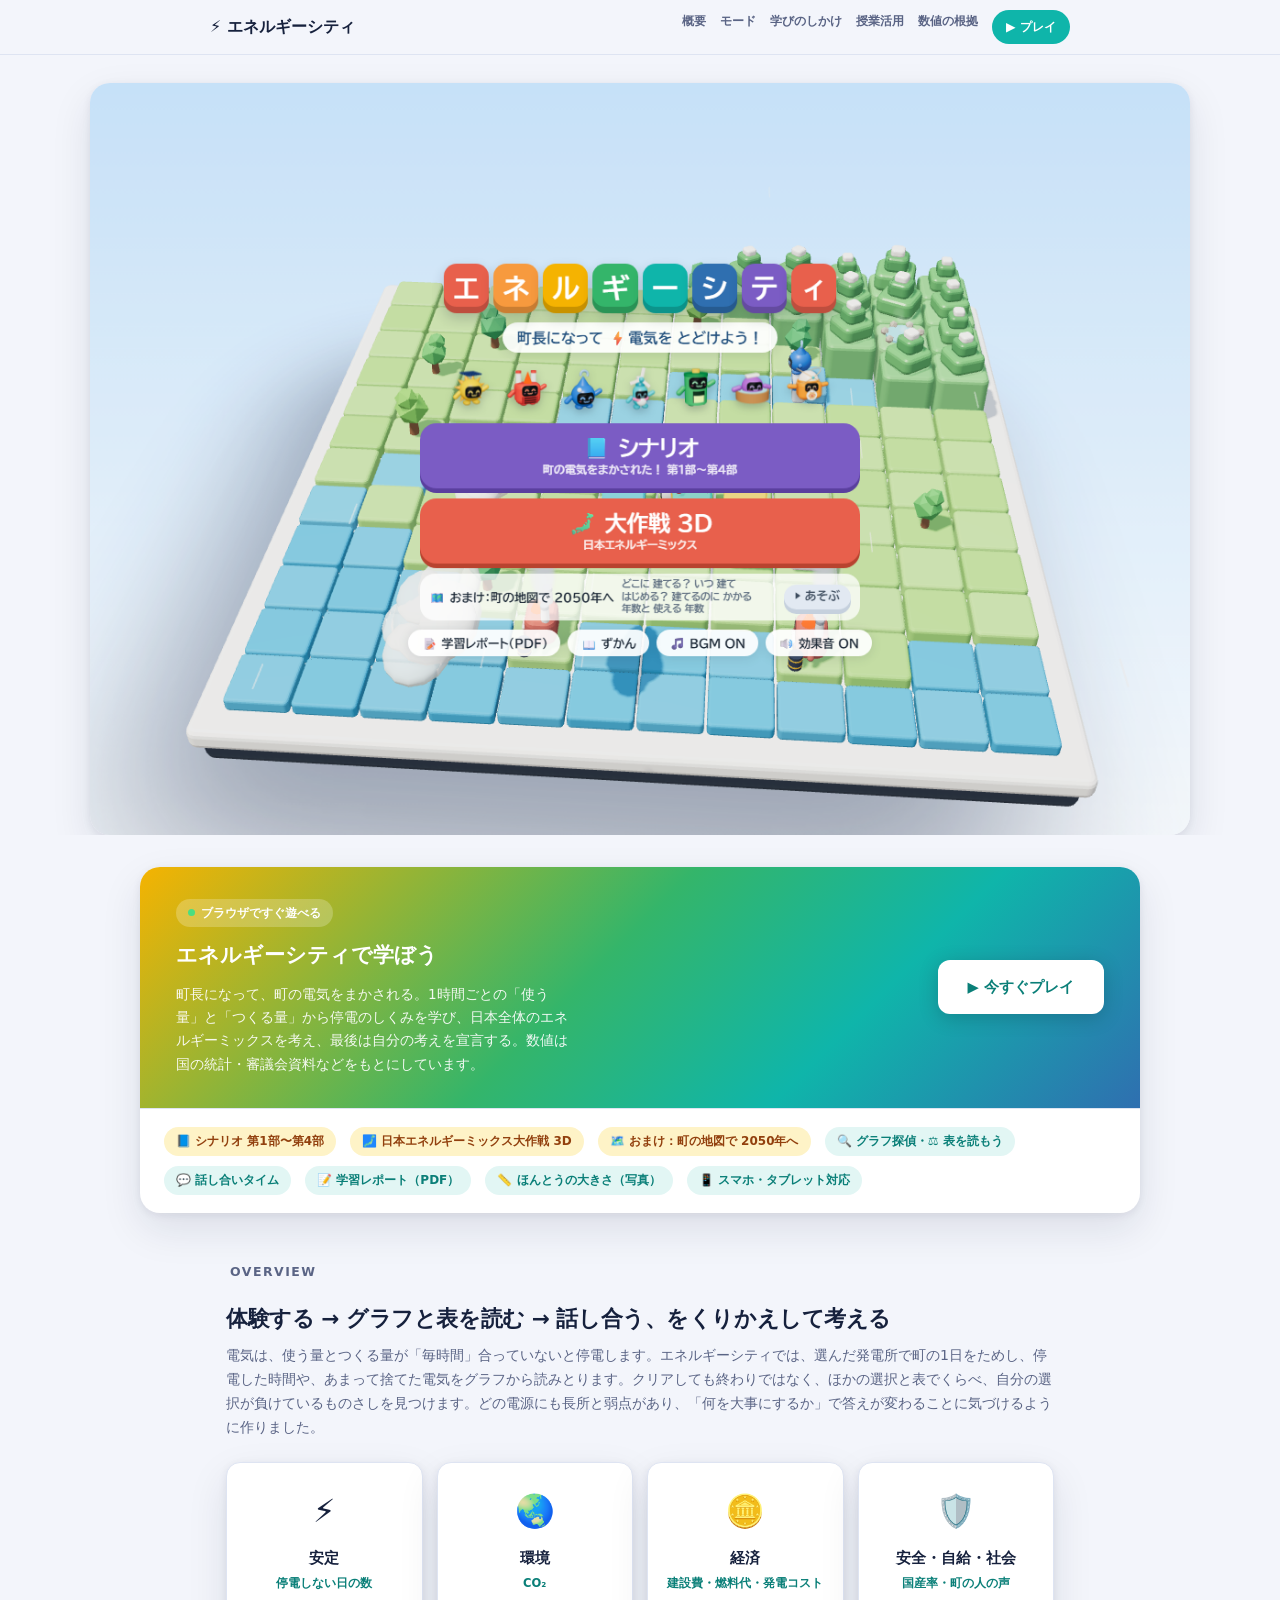
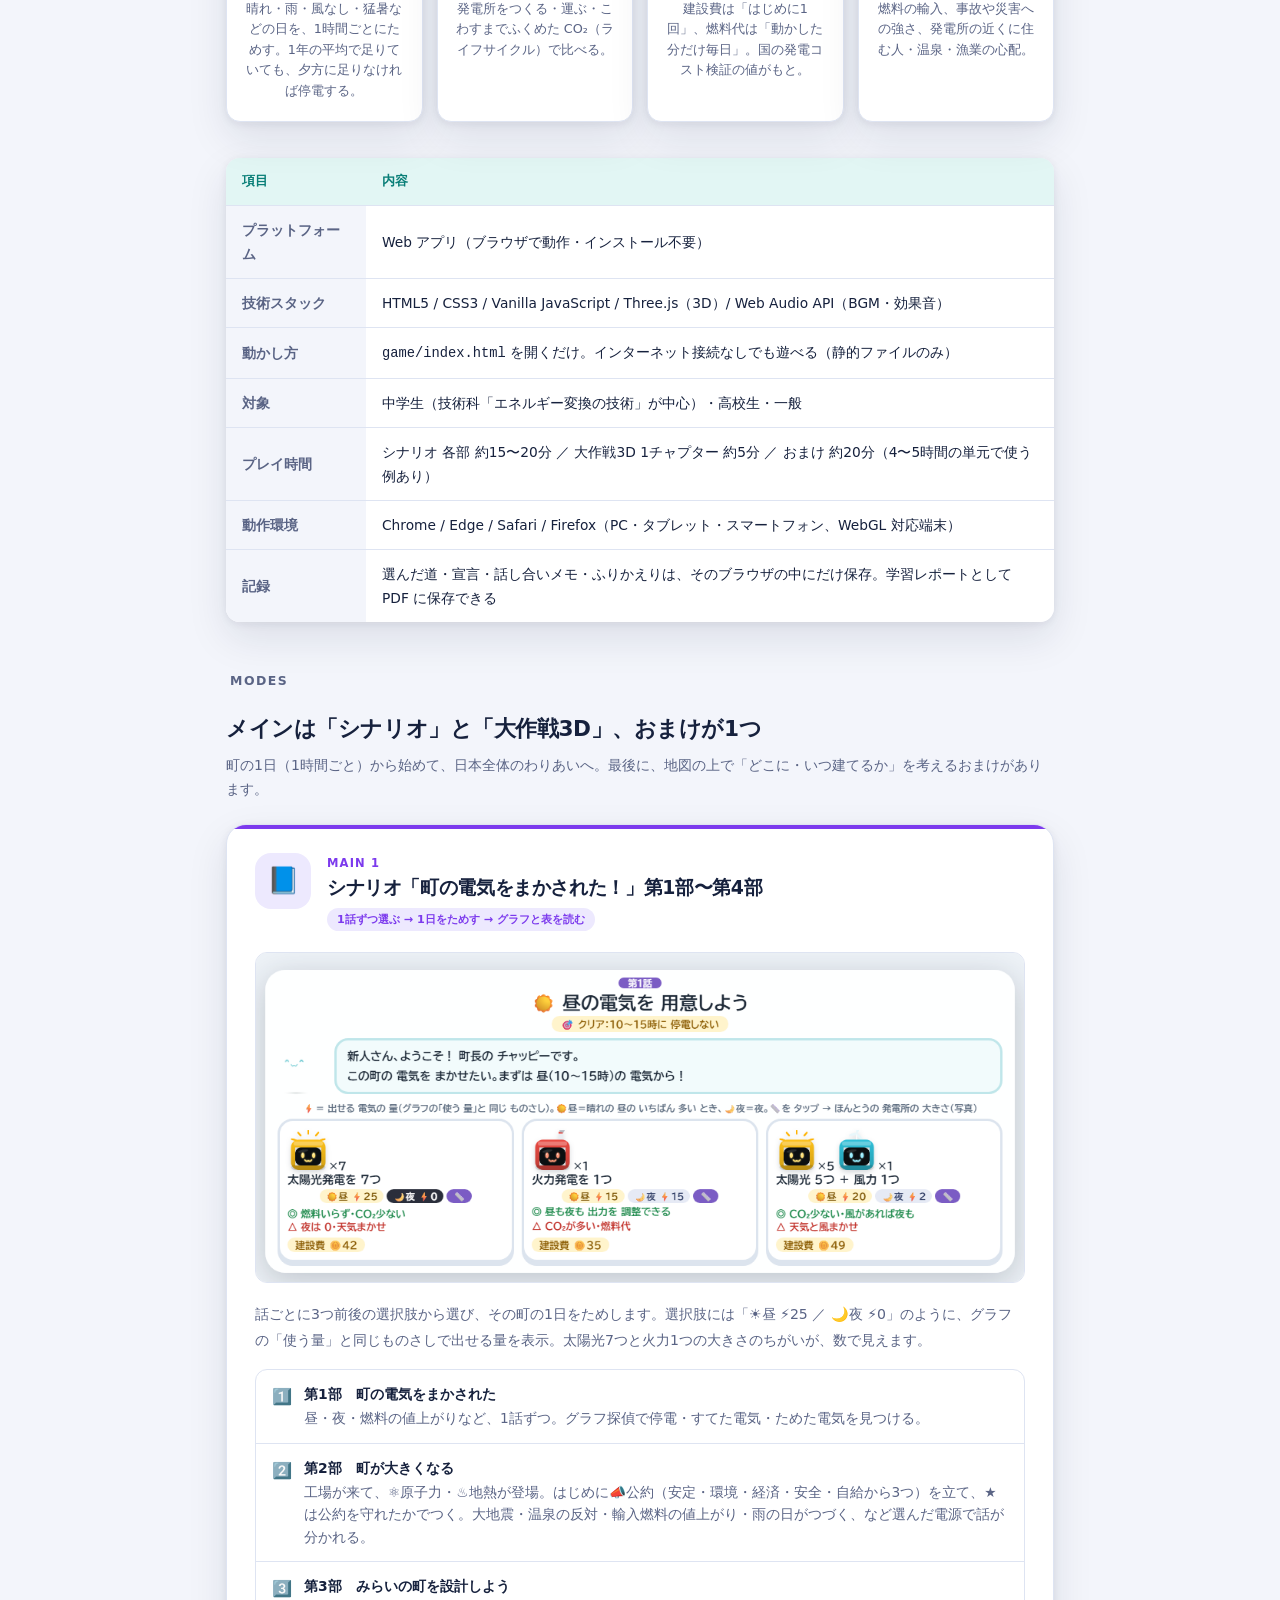
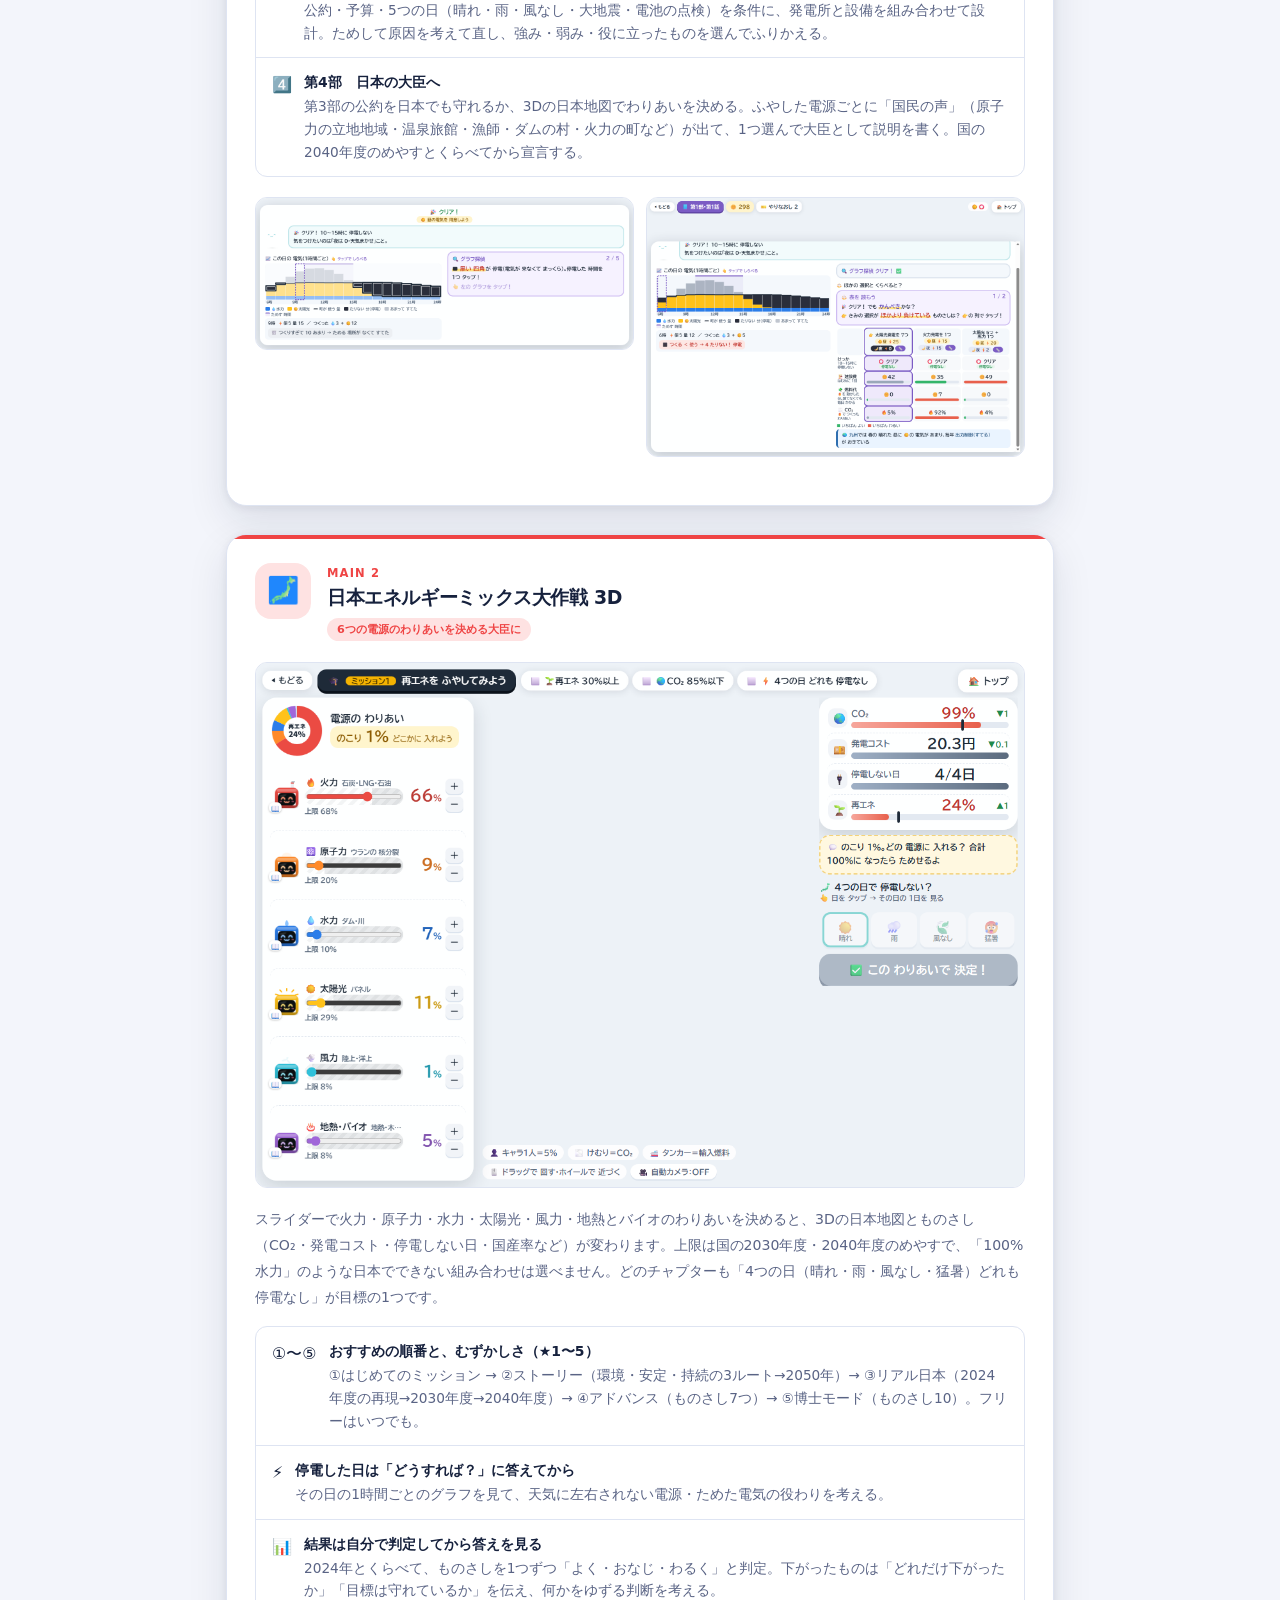
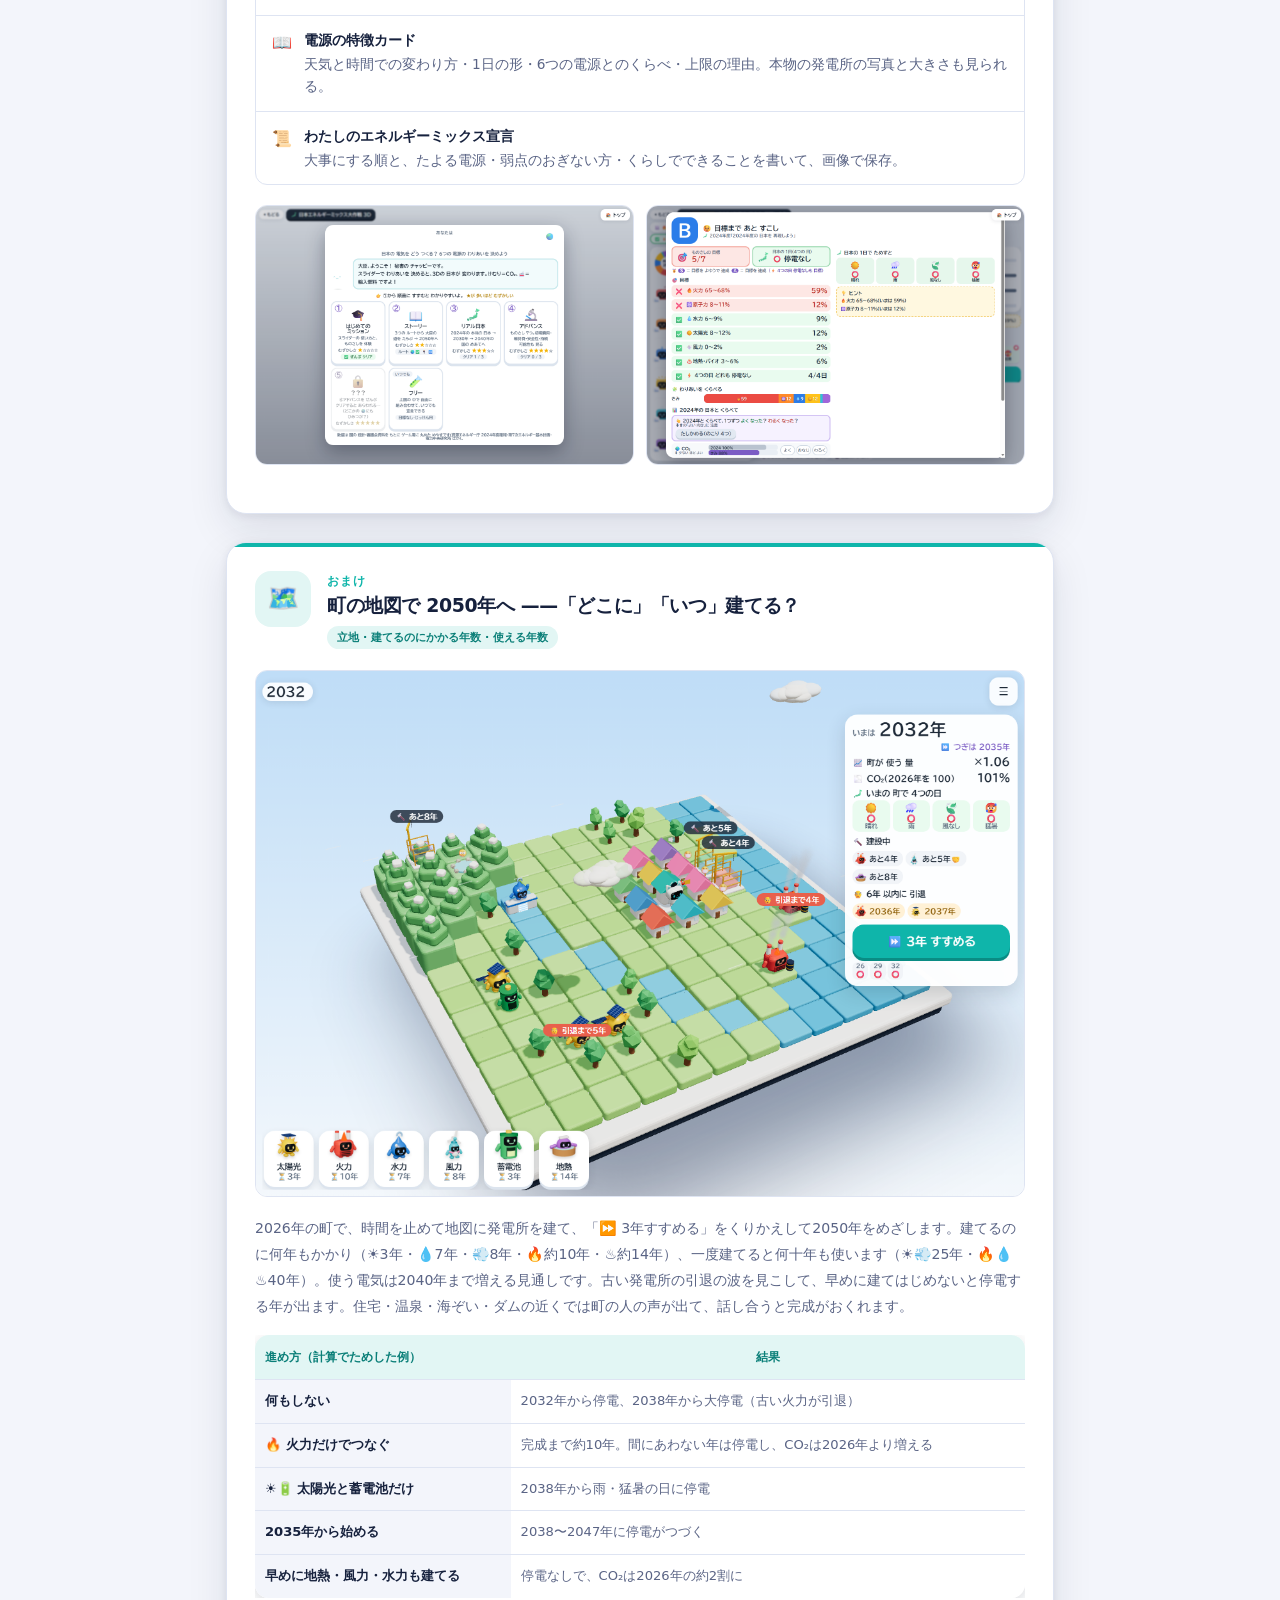
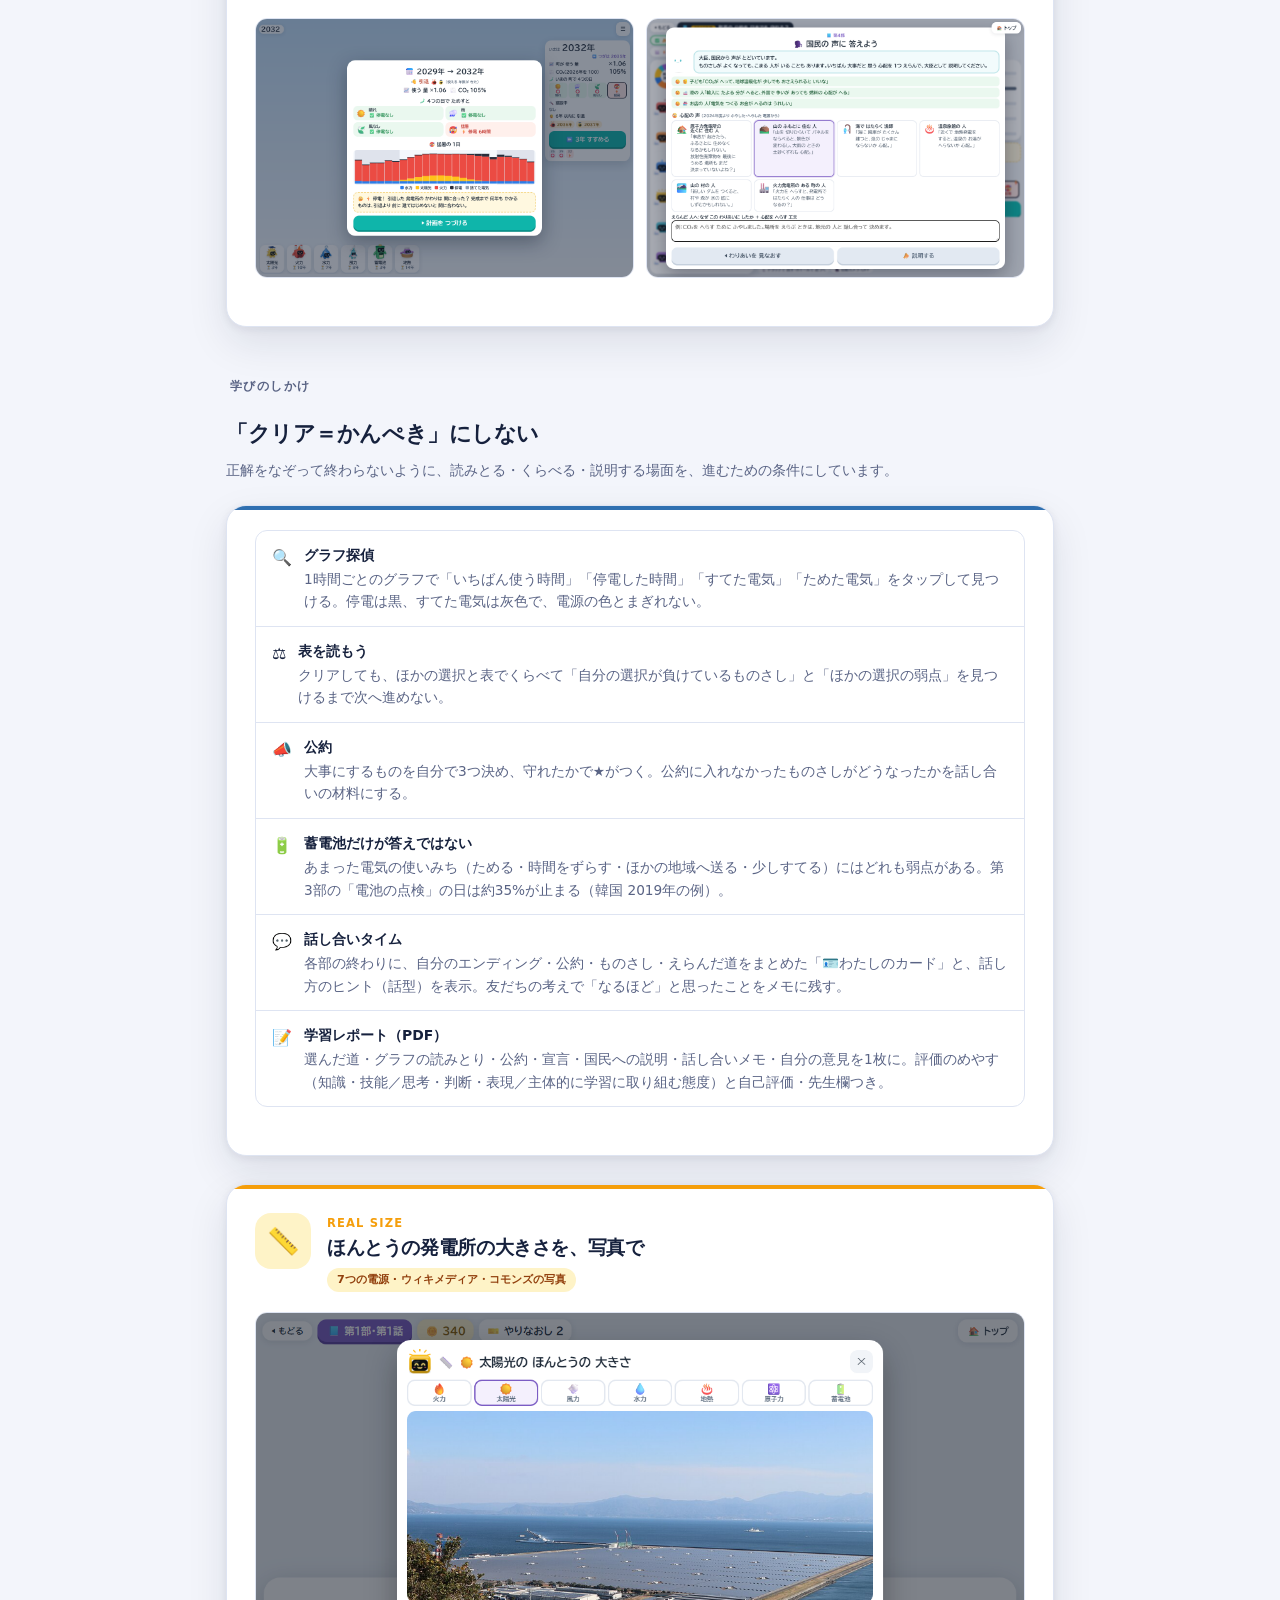
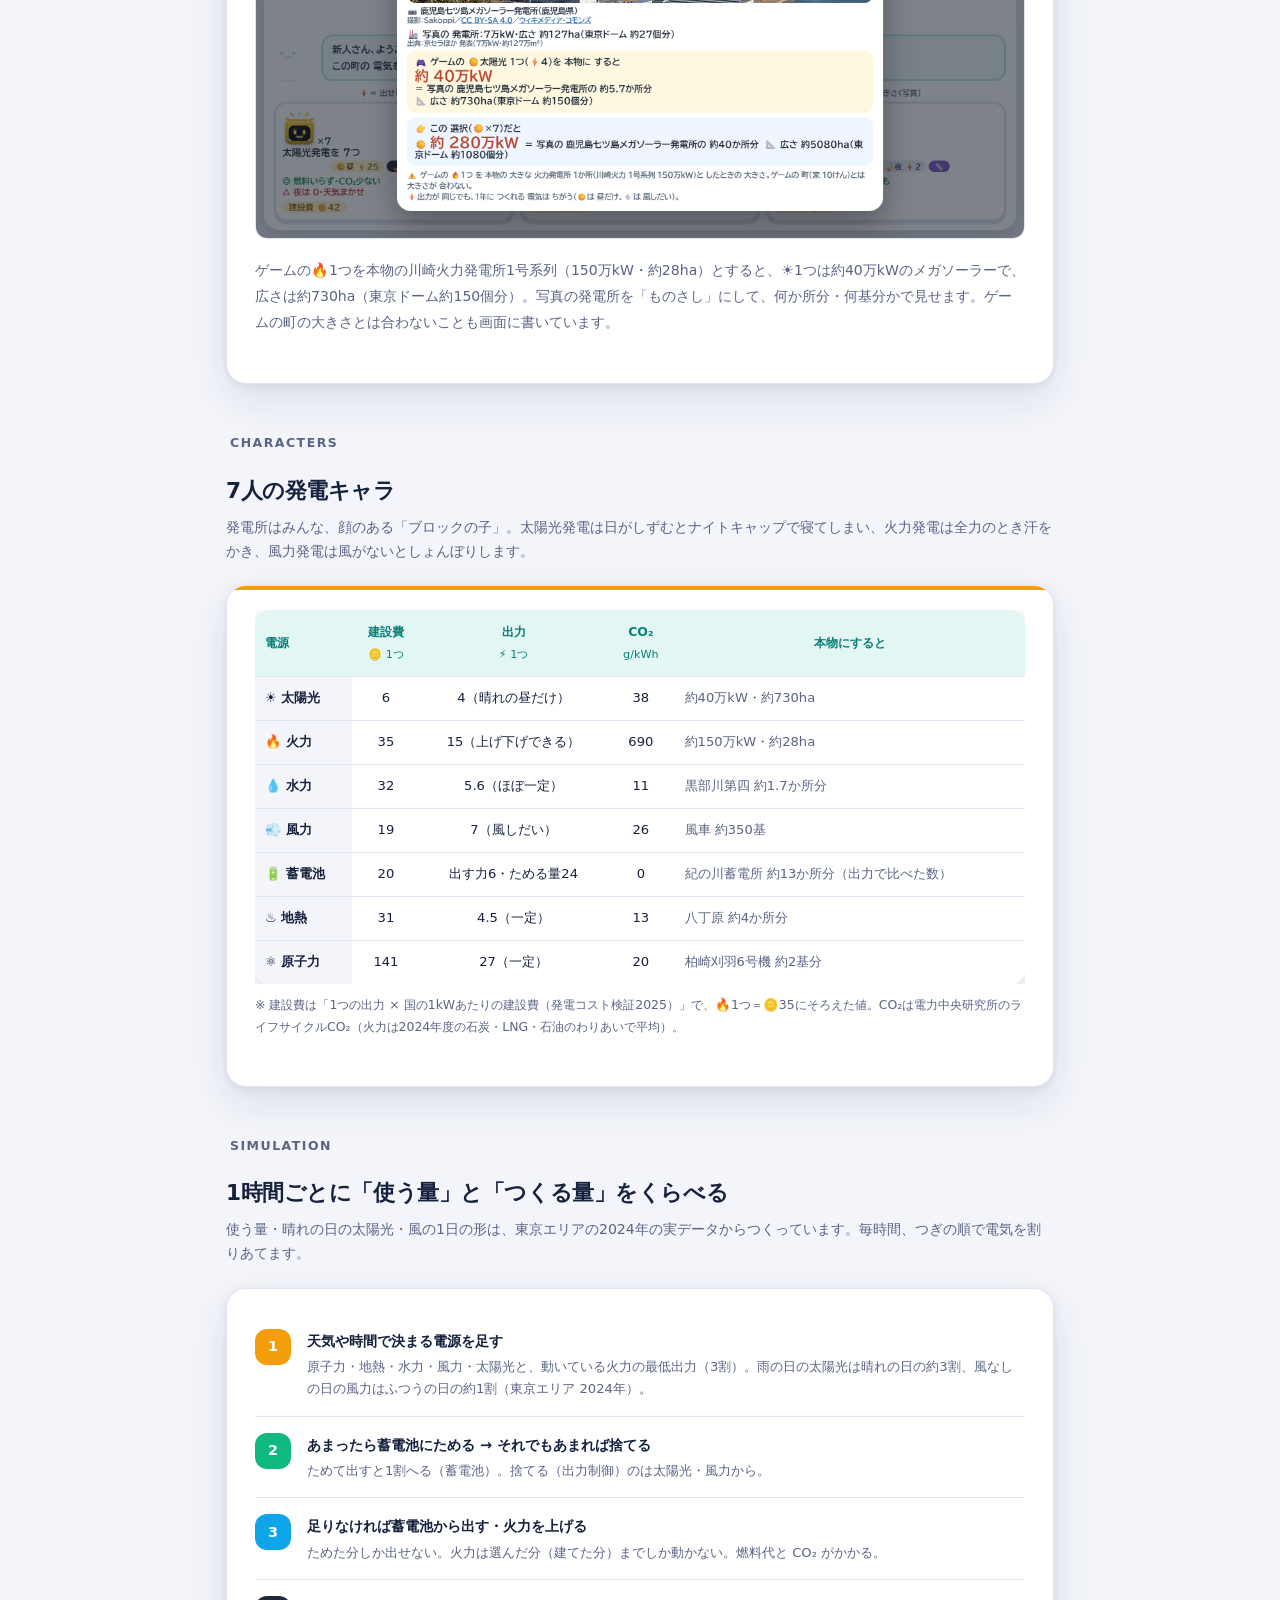
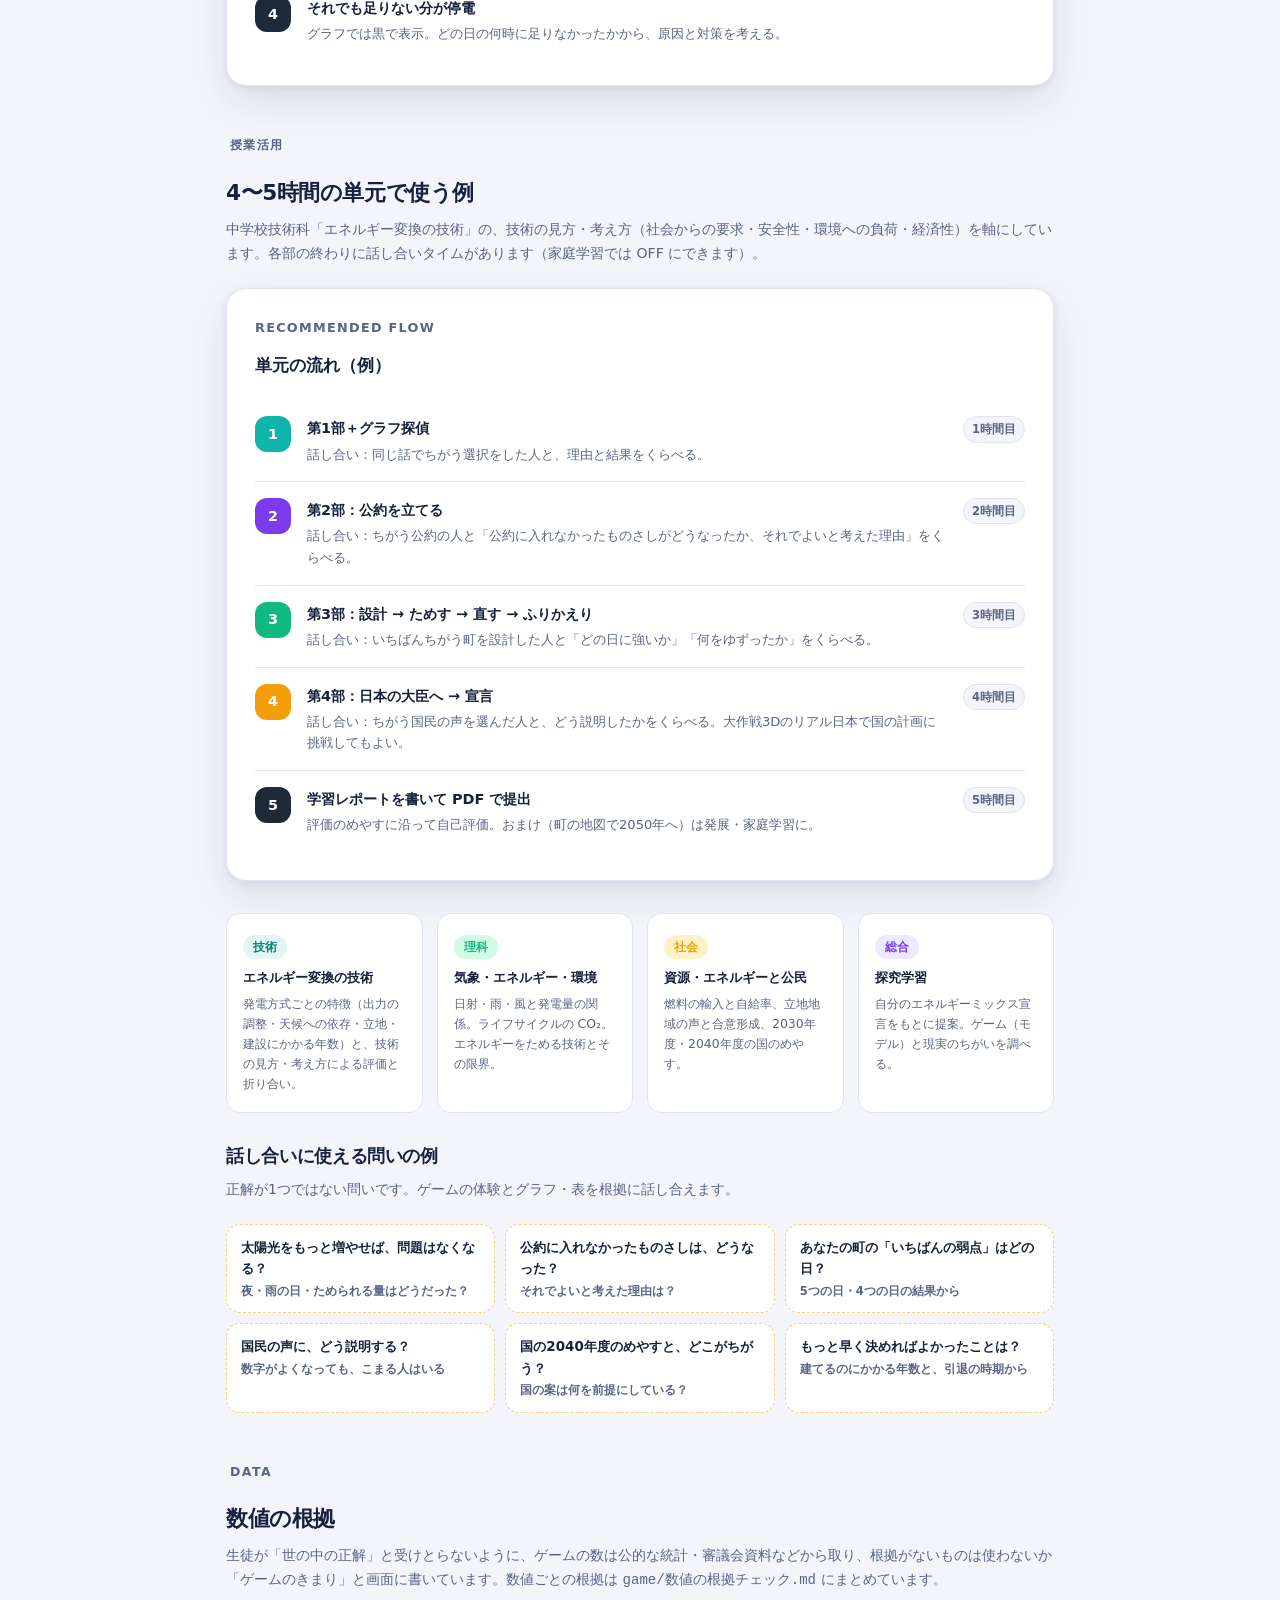
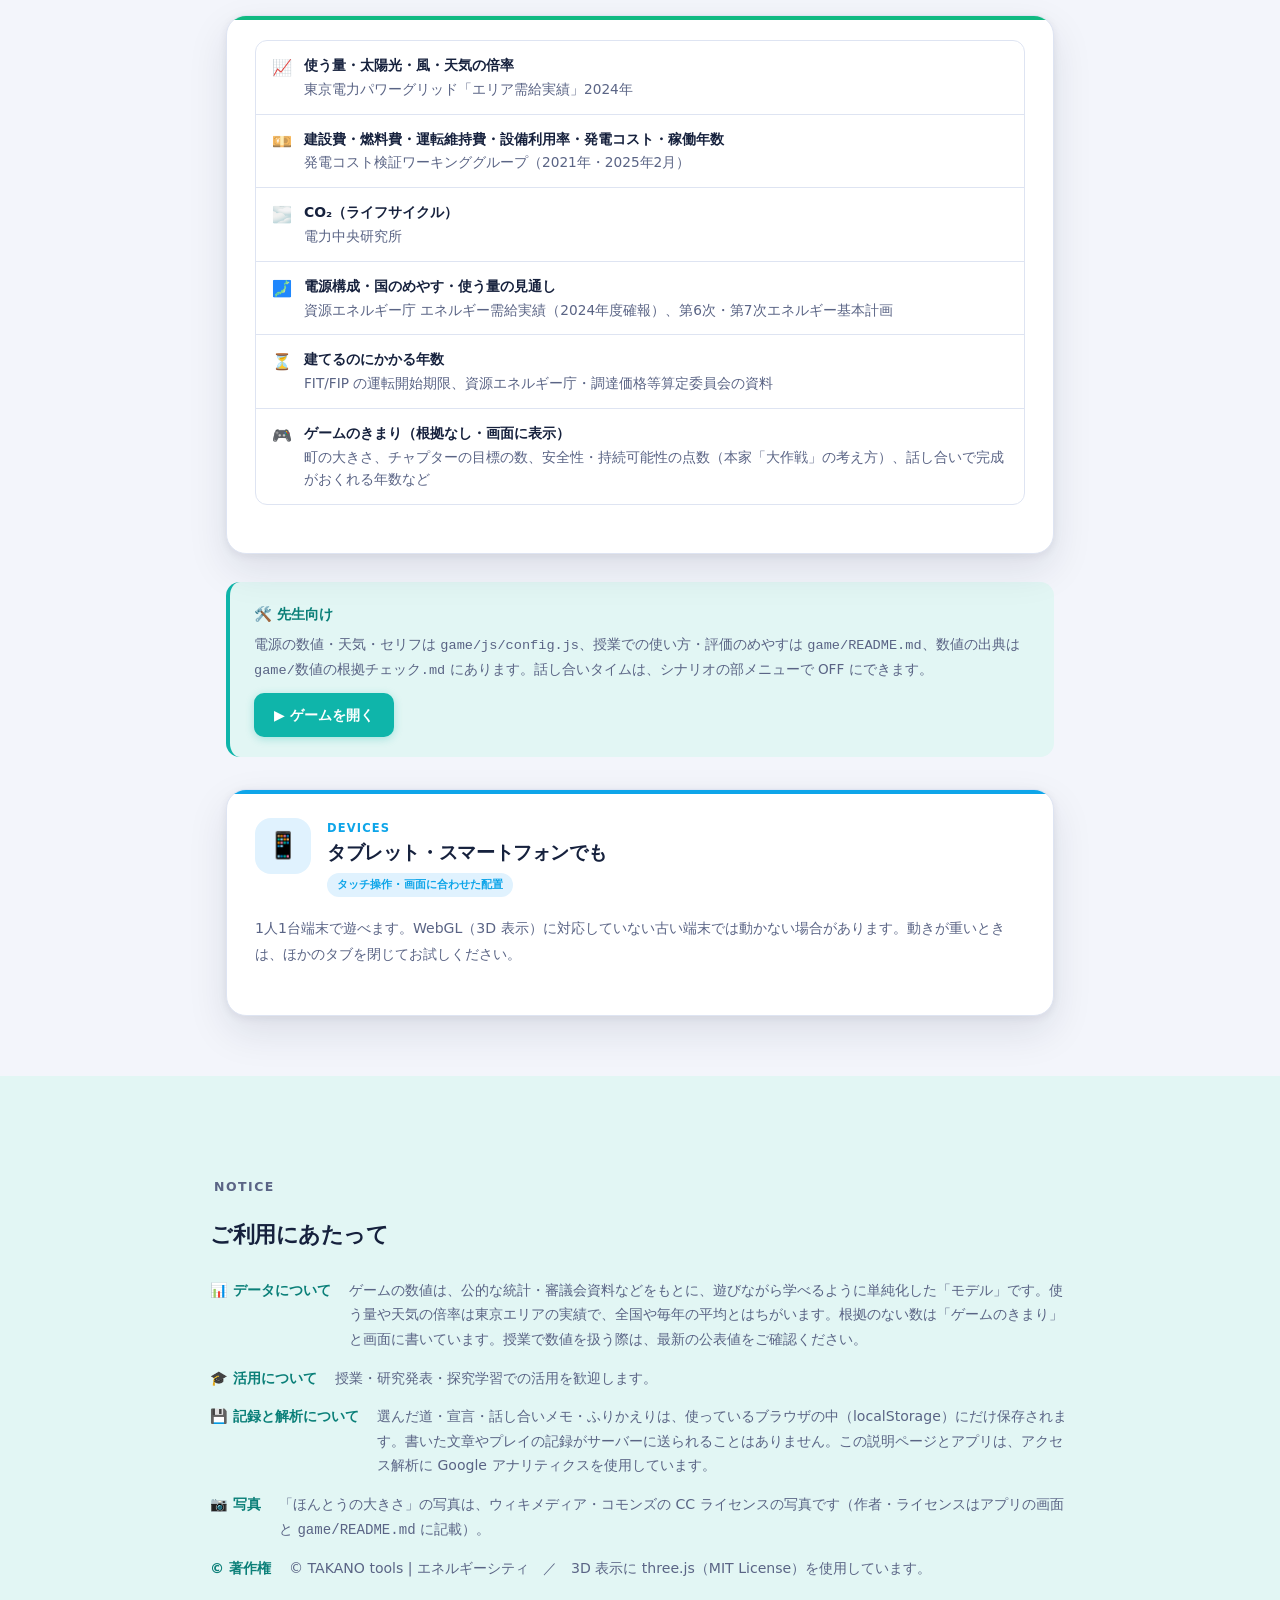
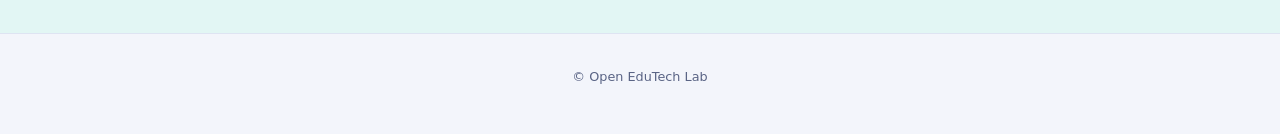
<file: index.html>
<!DOCTYPE html>
<html lang="ja">
<head>
  <!-- Google tag (gtag.js) -->
  <script async src="https://www.googletagmanager.com/gtag/js?id=G-TGT2Y7KLF3"></script>
  <script>
    window.dataLayer = window.dataLayer || [];
    function gtag(){dataLayer.push(arguments);}
    gtag('js', new Date());
    gtag('config', 'G-TGT2Y7KLF3');
  </script>
<meta charset="UTF-8">
<meta name="viewport" content="width=device-width, initial-scale=1.0">
<title>エネルギーシティ | Open EduTech Lab</title>
<meta name="description" content="町長になって町の電気をまかされる学習ゲーム。シナリオ（第1部〜第4部）で1時間ごとの電気のしくみをグラフと表で学び、日本エネルギーミックス大作戦3Dで日本全体のわりあいを考え、宣言する。数値は公的資料がもと。Open EduTech Lab 無料公開。">
<meta property="og:title" content="エネルギーシティ | Open EduTech Lab">
<meta property="og:description" content="停電しない町をつくり、グラフと表を読み、話し合って、わたしのエネルギーミックスを宣言する。中学校技術科向けのブラウザ学習ゲーム。">
<meta property="og:type" content="website">
<meta property="og:locale" content="ja_JP">
<meta property="og:image" content="city-images/v2-title.png">
<meta name="twitter:card" content="summary_large_image">
<link rel="icon" href="game/favicon.svg" type="image/svg+xml">
<link rel="icon" href="game/favicon.png" type="image/png">
<link rel="apple-touch-icon" href="game/apple-touch-icon.png">
<style>
  :root {
    --paper: #F3F5FB;
    --card:  #FFFFFF;
    --ink:   #16213D;
    --soft:  #5A6485;
    --line:  #DEE4F2;
    --brand:      #0FB5AA;
    --brand-deep: #0A7F78;
    --brand-tint: #E2F6F4;
    --blue:       #2F6FB0;
    --blue-tint:  #E3EEF9;
    --green:      #10B981;
    --green-tint: #D1FAE5;
    --orange:     #F59E0B;
    --orange-tint:#FEF3C7;
    --red:        #EF4444;
    --red-tint:   #FEE2E2;
    --violet:     #7C3AED;
    --violet-tint:#EDE9FE;
    --sky:        #0EA5E9;
    --sky-tint:   #E0F2FE;
    --sun:        #F59E0B;
    --sun-tint:   #FEF3C7;
    --font:   "Hiragino Kaku Gothic ProN","Hiragino Sans","Noto Sans JP",system-ui,sans-serif;
    --shadow: 0 2px 8px rgba(22,33,61,.07), 0 16px 40px rgba(22,33,61,.10);
    --radius: 20px;
  }
  *, *::before, *::after { box-sizing: border-box; margin: 0; padding: 0; }
  html { scroll-behavior: smooth; }
  body { background: var(--paper); color: var(--ink); font-family: var(--font); line-height: 1.75; -webkit-font-smoothing: antialiased; }
  img { max-width: 100%; }

  main { max-width: 860px; margin: 0 auto 60px; padding: 0 16px; }

  .section-label { font-size: .78rem; font-weight: 700; letter-spacing: .12em; color: var(--soft); text-transform: uppercase; margin: 48px 0 18px 4px; }
  .section-title { font-size: 1.35rem; font-weight: 900; letter-spacing: -.02em; color: var(--ink); margin-bottom: 6px; }
  .section-desc { font-size: .88rem; color: var(--soft); margin-bottom: 22px; line-height: 1.7; }

  /* ── 機能ブロック ── */
  .feature-block { background: var(--card); border-radius: var(--radius); box-shadow: var(--shadow); border: 1.5px solid var(--line); overflow: hidden; margin-bottom: 28px; position: relative; }
  .feature-block::before { content: ''; position: absolute; top: 0; left: 0; right: 0; height: 4px; background: var(--accent, var(--brand)); }
  .feature-block-head { padding: 28px 28px 0; display: flex; align-items: flex-start; gap: 16px; }
  .fb-icon { width: 56px; height: 56px; border-radius: 16px; display: flex; align-items: center; justify-content: center; font-size: 26px; flex-shrink: 0; }
  .fb-meta { flex: 1; }
  .fb-number { font-size: .72rem; font-weight: 700; letter-spacing: .1em; color: var(--accent, var(--brand)); margin-bottom: 3px; }
  .fb-title { font-size: 1.18rem; font-weight: 900; letter-spacing: -.02em; line-height: 1.25; margin-bottom: 4px; }
  .fb-tag { display: inline-block; font-size: .7rem; font-weight: 700; padding: 2px 10px; border-radius: 999px; }
  .fb-img { margin: 20px 28px 0; border-radius: 12px; overflow: hidden; border: 1px solid var(--line); background: var(--paper); line-height: 0; }
  .fb-img img { width: 100%; display: block; }
  .fb-desc { padding: 18px 28px 0; font-size: .88rem; color: var(--soft); line-height: 1.85; }
  .fb-desc strong { color: var(--ink); }
  .fb-points { margin: 16px 28px 0; display: flex; flex-direction: column; gap: 0; border: 1px solid var(--line); border-radius: 12px; overflow: hidden; }
  .fb-point { display: flex; align-items: flex-start; gap: 12px; padding: 13px 16px; border-bottom: 1px solid var(--line); font-size: .855rem; line-height: 1.65; }
  .fb-point:last-child { border-bottom: none; }
  .fb-point .pt-icon { flex-shrink: 0; font-size: 16px; margin-top: 1px; }
  .fb-point .pt-body { flex: 1; }
  .fb-point .pt-body strong { display: block; font-size: .87rem; font-weight: 800; color: var(--ink); margin-bottom: 1px; }
  .fb-point .pt-body span { color: var(--soft); }
  .feature-block-foot { padding: 20px 28px 28px; }

  /* ── アプリ起動バナー ── */
  .launch-box { background: var(--card); border-radius: var(--radius); overflow: hidden; box-shadow: var(--shadow); margin-bottom: 0; }
  .launch-banner { background: linear-gradient(135deg, #F5B301, #34B56A 45%, #0FB5AA 70%, #2F6FB0); color: #fff; padding: 32px 36px; display: flex; align-items: center; justify-content: space-between; gap: 20px; flex-wrap: wrap; }
  .launch-banner .left { display: flex; flex-direction: column; gap: 10px; }
  .launch-banner .badge-live { display: inline-flex; align-items: center; gap: 6px; background: rgba(255,255,255,.22); color: #fff; font-size: .72rem; font-weight: 700; padding: 4px 12px; border-radius: 999px; width: fit-content; }
  .live-dot { width: 7px; height: 7px; border-radius: 50%; background: #4ade80; animation: livepulse 1.6s infinite; }
  @keyframes livepulse { 0% { box-shadow: 0 0 0 0 rgba(74,222,128,.6); } 70% { box-shadow: 0 0 0 7px rgba(74,222,128,0); } 100% { box-shadow: 0 0 0 0 rgba(74,222,128,0); } }
  .launch-banner h3 { font-size: 1.3rem; font-weight: 800; }
  .launch-banner p  { font-size: .85rem; opacity: .92; max-width: 46ch; line-height: 1.7; }
  .btn-launch { display: inline-flex; align-items: center; gap: 8px; background: #fff; color: var(--brand-deep); font-weight: 800; font-size: .92rem; padding: 14px 30px; border-radius: 12px; text-decoration: none; transition: all .2s; flex-shrink: 0; box-shadow: 0 4px 20px rgba(0,0,0,.18); }
  .btn-launch:hover { transform: translateY(-2px); box-shadow: 0 8px 28px rgba(0,0,0,.24); }
  .launch-feats { padding: 18px 24px; display: flex; gap: 10px 14px; flex-wrap: wrap; border-top: 1px solid var(--line); }
  .launch-feat-pill { display: inline-flex; align-items: center; gap: 5px; background: var(--sun-tint); color: #92400E; font-size: .75rem; font-weight: 700; padding: 4px 12px; border-radius: 999px; }
  .launch-feat-pill.t { background: var(--brand-tint); color: var(--brand-deep); }

  /* ── モード カード ── */
  .mode-grid { display: grid; grid-template-columns: repeat(auto-fill, minmax(240px, 1fr)); gap: 16px; margin-bottom: 28px; }
  .mode-card { background: var(--card); border-radius: 16px; border: 1.5px solid var(--line); box-shadow: var(--shadow); padding: 20px; position: relative; overflow: hidden; }
  .mode-card::before { content: ''; position: absolute; top: 0; left: 0; right: 0; height: 4px; background: var(--mc, var(--brand)); }
  .mode-card .mc-icon { font-size: 1.8rem; margin-bottom: 4px; }
  .mode-card .mc-name { font-size: 1rem; font-weight: 800; margin-bottom: 4px; }
  .mode-card .mc-axes { display: inline-block; font-size: .7rem; font-weight: 700; background: var(--paper); color: var(--soft); padding: 2px 10px; border-radius: 999px; border: 1px solid var(--line); margin-bottom: 8px; }
  .mode-card .mc-desc { font-size: .82rem; color: var(--soft); line-height: 1.65; }

  /* ── 表 ── */
  .energy-table { width: 100%; border-collapse: collapse; border-radius: 14px; overflow: hidden; box-shadow: var(--shadow); }
  .energy-table thead th { background: var(--brand-tint); color: var(--brand-deep); font-size: .78rem; font-weight: 700; padding: 11px 10px; text-align: center; border-bottom: 1px solid var(--line); white-space: nowrap; }
  .energy-table thead th:first-child { text-align: left; }
  .energy-table tbody tr { border-bottom: 1px solid var(--line); background: var(--card); }
  .energy-table tbody tr:last-child { border-bottom: none; }
  .energy-table tbody td { padding: 10px 10px; font-size: .82rem; text-align: center; }
  .energy-table tbody td:first-child { font-weight: 700; color: var(--ink); text-align: left; background: var(--paper); white-space: nowrap; }
  .energy-table tbody td.l { text-align: left; color: var(--soft); }
  .spec-table { width: 100%; border-collapse: collapse; border-radius: 14px; overflow: hidden; box-shadow: var(--shadow); }
  .spec-table thead th { background: var(--brand-tint); color: var(--brand-deep); font-size: .8rem; font-weight: 700; padding: 12px 16px; text-align: left; border-bottom: 1px solid var(--line); }
  .spec-table tbody tr { border-bottom: 1px solid var(--line); background: var(--card); }
  .spec-table tbody tr:last-child { border-bottom: none; }
  .spec-table tbody td { padding: 12px 16px; font-size: .86rem; }
  .spec-table tbody td:first-child { font-weight: 700; color: var(--soft); width: 140px; background: var(--paper); }

  /* ── ナビバー ── */
  .nav-bar { position: sticky; top: 0; z-index: 100; background: rgba(243,245,251,.88); backdrop-filter: blur(12px); -webkit-backdrop-filter: blur(12px); border-bottom: 1px solid var(--line); padding: 0 20px; }
  .nav-bar .inner { max-width: 860px; margin: 0 auto; display: flex; align-items: center; height: 54px; gap: 10px; }
  .nav-logo { font-weight: 800; font-size: 16px; display: flex; align-items: center; gap: 7px; text-decoration: none; color: var(--ink); }
  .nav-links { margin-left: auto; display: flex; gap: 14px; font-size: .78rem; font-weight: 700; }
  .nav-links a { color: var(--soft); text-decoration: none; }
  .nav-links a:hover { color: var(--brand-deep); }
  .nav-play { background: var(--brand); color: #fff !important; padding: 6px 14px; border-radius: 999px; }

  /* ── 授業活用 ── */
  .lesson-grid { display: grid; grid-template-columns: repeat(auto-fill, minmax(190px, 1fr)); gap: 14px; margin-bottom: 28px; }
  .lesson-card { background: var(--card); border-radius: 14px; border: 1.5px solid var(--line); padding: 18px 16px; position: relative; }
  .lesson-card .lc-subj { font-size: .72rem; font-weight: 700; padding: 2px 10px; border-radius: 999px; margin-bottom: 8px; display: inline-block; }
  .lesson-card .lc-unit { font-size: .82rem; font-weight: 800; margin-bottom: 4px; color: var(--ink); }
  .lesson-card .lc-desc { font-size: .78rem; color: var(--soft); line-height: 1.6; }
  .flow-steps { display: flex; flex-direction: column; gap: 0; }
  .flow-step { display: flex; gap: 16px; align-items: flex-start; padding: 16px 0; border-bottom: 1px solid var(--line); }
  .flow-step:last-child { border-bottom: none; }
  .flow-step .fs-num { width: 36px; height: 36px; border-radius: 12px; display: flex; align-items: center; justify-content: center; font-weight: 800; font-size: .9rem; color: #fff; flex-shrink: 0; }
  .flow-step .fs-body { flex: 1; }
  .flow-step .fs-title { font-weight: 800; font-size: .9rem; margin-bottom: 2px; }
  .flow-step .fs-desc { font-size: .82rem; color: var(--soft); line-height: 1.65; }
  .flow-step .fs-time { font-size: .72rem; font-weight: 700; color: var(--soft); background: var(--paper); border: 1px solid var(--line); padding: 2px 8px; border-radius: 999px; white-space: nowrap; flex-shrink: 0; }

  /* ── 4つの見方カード・問いカード ── */
  .view-grid { display: grid; grid-template-columns: repeat(auto-fill, minmax(190px, 1fr)); gap: 14px; margin-bottom: 36px; }
  .view-card { background: var(--card); border-radius: 14px; border: 1.5px solid var(--line); padding: 20px 18px; box-shadow: var(--shadow); text-align: center; }
  .view-card .vc-icon { font-size: 2rem; margin-bottom: 6px; }
  .view-card .vc-name { font-weight: 800; font-size: .92rem; margin-bottom: 2px; }
  .view-card .vc-sub { font-size: .72rem; font-weight: 700; color: var(--brand-deep); margin-bottom: 6px; }
  .view-card .vc-desc { font-size: .8rem; color: var(--soft); line-height: 1.6; }
  .q-list { display: grid; grid-template-columns: repeat(auto-fill, minmax(250px, 1fr)); gap: 10px; margin-bottom: 32px; }
  .q-list div { background: var(--card); border: 1.5px dashed #F4D27A; border-radius: 14px; padding: 12px 14px; font-size: .84rem; font-weight: 700; line-height: 1.6; }
  .q-list div span { display: block; font-size: .72rem; color: var(--soft); font-weight: 700; margin-top: 2px; }

  /* ── しくみ ── */
  .sim-steps { background: var(--card); border-radius: var(--radius); box-shadow: var(--shadow); border: 1.5px solid var(--line); padding: 24px 28px; margin-bottom: 20px; }
  .meter-legend { display: grid; grid-template-columns: repeat(auto-fill, minmax(180px, 1fr)); gap: 10px; margin: 16px 28px 0; }
  .meter-legend div { background: var(--paper); border-radius: 12px; padding: 10px 12px; font-size: .8rem; color: var(--soft); line-height: 1.55; }
  .meter-legend b { display: block; color: var(--ink); font-size: .84rem; }
  .sw { display: inline-block; width: 12px; height: 12px; border-radius: 3px; vertical-align: -1px; margin-right: 4px; }
  .result-tag { display: inline-block; font-size: .74rem; font-weight: 800; padding: 2px 10px; border-radius: 999px; }
  .two-img { display: grid; grid-template-columns: 1fr 1fr; gap: 12px; margin: 20px 28px 0; }
  .two-img img { width: 100%; border-radius: 12px; border: 1px solid var(--line); display: block; }
  .note-box { margin: 16px 28px 0; padding: 12px 16px; background: var(--brand-tint); border-radius: 10px; border-left: 4px solid var(--brand); font-size: .84rem; color: var(--ink); line-height: 1.75; }

  /* ── 規約 ── */
  .notice-section { background: var(--brand-tint); padding: 52px 20px; margin-top: 60px; }
  .notice-section .inner { max-width: 860px; margin: 0 auto; }
  .notice-dl { display: flex; flex-direction: column; gap: 14px; font-size: .88rem; line-height: 1.75; }
  .notice-row { display: grid; grid-template-columns: auto 1fr; gap: 6px 18px; align-items: baseline; }
  .notice-dt { font-weight: 800; color: var(--brand-deep); white-space: nowrap; }
  .notice-dd { color: var(--soft); }

  footer { text-align: center; padding: 32px 16px 52px; font-size: .8rem; color: var(--soft); border-top: 1px solid var(--line); }
  footer a { color: var(--soft); text-decoration: underline; }

  @keyframes cardIn { from { opacity:0; transform:translateY(18px); } to { opacity:1; transform:none; } }
  @media(prefers-reduced-motion:reduce){ * { animation:none!important; transition:none!important; } }
  @media(max-width:600px) {
    .launch-banner { flex-direction: column; align-items: flex-start; padding: 26px 22px; }
    .mode-grid { grid-template-columns: 1fr; }
    .nav-links a:not(.nav-play) { display: none; }
    .feature-block-head, .fb-desc, .feature-block-foot { padding-left: 18px; padding-right: 18px; }
    .fb-img, .fb-points, .two-img, .meter-legend, .note-box { margin-left: 18px; margin-right: 18px; }
    .two-img { grid-template-columns: 1fr; }
    .notice-row { grid-template-columns: 1fr; }
  }
</style>
</head>
<body>

<!-- ナビバー -->
<div class="nav-bar">
  <div class="inner">
    <span class="nav-logo">⚡ エネルギーシティ</span>
    <nav class="nav-links">
      <a href="#overview">概要</a>
      <a href="#modes">モード</a>
      <a href="#features">学びのしかけ</a>
      <a href="#lesson">授業活用</a>
      <a href="#data">数値の根拠</a>
      <a class="nav-play" href="game/index.html">▶ プレイ</a>
    </nav>
  </div>
</div>

<!-- ── TOP画像 ── -->
<header>
  <div style="padding:28px 28px 0; text-align:center;">
    <img src="city-images/v2-title.png" style="width:100%;max-width:1100px;display:block;margin:0 auto;border-radius:20px;box-shadow:var(--shadow);" alt="エネルギーシティ タイトル画面。シナリオ・大作戦3D・おまけを選べる">
  </div>
</header>

<!-- ── アプリ起動バナー ── -->
<div style="background:var(--paper);padding:32px 0 0;">
  <div style="width:90%;max-width:1000px;margin:0 auto;">
    <div class="launch-box">
      <div class="launch-banner">
        <div class="left">
          <span class="badge-live"><span class="live-dot"></span>ブラウザですぐ遊べる</span>
          <h3>エネルギーシティで学ぼう</h3>
          <p>町長になって、町の電気をまかされる。1時間ごとの「使う量」と「つくる量」から停電のしくみを学び、日本全体のエネルギーミックスを考え、最後は自分の考えを宣言する。数値は国の統計・審議会資料などをもとにしています。</p>
        </div>
        <a href="game/index.html" class="btn-launch">▶ 今すぐプレイ</a>
      </div>
      <div class="launch-feats">
        <span class="launch-feat-pill">📘 シナリオ 第1部〜第4部</span>
        <span class="launch-feat-pill">🗾 日本エネルギーミックス大作戦 3D</span>
        <span class="launch-feat-pill">🗺️ おまけ：町の地図で 2050年へ</span>
        <span class="launch-feat-pill t">🔍 グラフ探偵・⚖️ 表を読もう</span>
        <span class="launch-feat-pill t">💬 話し合いタイム</span>
        <span class="launch-feat-pill t">📝 学習レポート（PDF）</span>
        <span class="launch-feat-pill t">📏 ほんとうの大きさ（写真）</span>
        <span class="launch-feat-pill t">📱 スマホ・タブレット対応</span>
      </div>
    </div>
  </div>
</div>

<main>

  <!-- ── 概要 ── -->
  <p class="section-label" id="overview">OVERVIEW</p>
  <p class="section-title">体験する → グラフと表を読む → 話し合う、をくりかえして考える</p>
  <p class="section-desc">電気は、使う量とつくる量が「毎時間」合っていないと停電します。エネルギーシティでは、選んだ発電所で町の1日をためし、停電した時間や、あまって捨てた電気をグラフから読みとります。クリアしても終わりではなく、ほかの選択と表でくらべ、自分の選択が負けているものさしを見つけます。どの電源にも長所と弱点があり、「何を大事にするか」で答えが変わることに気づけるように作りました。</p>

  <!-- ものさしカード -->
  <div class="view-grid">
    <div class="view-card">
      <div class="vc-icon">⚡</div>
      <div class="vc-name">安定</div>
      <div class="vc-sub">停電しない日の数</div>
      <div class="vc-desc">晴れ・雨・風なし・猛暑などの日を、1時間ごとにためす。1年の平均で足りていても、夕方に足りなければ停電する。</div>
    </div>
    <div class="view-card">
      <div class="vc-icon">🌏</div>
      <div class="vc-name">環境</div>
      <div class="vc-sub">CO₂</div>
      <div class="vc-desc">発電所をつくる・運ぶ・こわすまでふくめた CO₂（ライフサイクル）で比べる。</div>
    </div>
    <div class="view-card">
      <div class="vc-icon">🪙</div>
      <div class="vc-name">経済</div>
      <div class="vc-sub">建設費・燃料代・発電コスト</div>
      <div class="vc-desc">建設費は「はじめに1回」、燃料代は「動かした分だけ毎日」。国の発電コスト検証の値がもと。</div>
    </div>
    <div class="view-card">
      <div class="vc-icon">🛡️</div>
      <div class="vc-name">安全・自給・社会</div>
      <div class="vc-sub">国産率・町の人の声</div>
      <div class="vc-desc">燃料の輸入、事故や災害への強さ、発電所の近くに住む人・温泉・漁業の心配。</div>
    </div>
  </div>

  <table class="spec-table" style="margin-bottom:40px;">
    <thead>
      <tr><th>項目</th><th>内容</th></tr>
    </thead>
    <tbody>
      <tr><td>プラットフォーム</td><td>Web アプリ（ブラウザで動作・インストール不要）</td></tr>
      <tr><td>技術スタック</td><td>HTML5 / CSS3 / Vanilla JavaScript / Three.js（3D）/ Web Audio API（BGM・効果音）</td></tr>
      <tr><td>動かし方</td><td><code>game/index.html</code> を開くだけ。インターネット接続なしでも遊べる（静的ファイルのみ）</td></tr>
      <tr><td>対象</td><td>中学生（技術科「エネルギー変換の技術」が中心）・高校生・一般</td></tr>
      <tr><td>プレイ時間</td><td>シナリオ 各部 約15〜20分 ／ 大作戦3D 1チャプター 約5分 ／ おまけ 約20分（4〜5時間の単元で使う例あり）</td></tr>
      <tr><td>動作環境</td><td>Chrome / Edge / Safari / Firefox（PC・タブレット・スマートフォン、WebGL 対応端末）</td></tr>
      <tr><td>記録</td><td>選んだ道・宣言・話し合いメモ・ふりかえりは、そのブラウザの中にだけ保存。学習レポートとして PDF に保存できる</td></tr>
    </tbody>
  </table>

  <!-- ── モード ── -->
  <p class="section-label" id="modes">MODES</p>
  <p class="section-title">メインは「シナリオ」と「大作戦3D」、おまけが1つ</p>
  <p class="section-desc">町の1日（1時間ごと）から始めて、日本全体のわりあいへ。最後に、地図の上で「どこに・いつ建てるか」を考えるおまけがあります。</p>

  <!-- シナリオ -->
  <div class="feature-block" style="--accent:var(--violet)">
    <div class="feature-block-head">
      <div class="fb-icon" style="background:var(--violet-tint)">📘</div>
      <div class="fb-meta">
        <div class="fb-number">MAIN 1</div>
        <div class="fb-title">シナリオ「町の電気をまかされた！」第1部〜第4部</div>
        <span class="fb-tag" style="background:var(--violet-tint);color:var(--violet)">1話ずつ選ぶ → 1日をためす → グラフと表を読む</span>
      </div>
    </div>
    <div class="fb-img">
      <img src="city-images/v2-scenario.png" alt="第1部第1話の選択肢。太陽光7つ・火力1つ・太陽光5つと風力1つに、昼と夜に出せる量の札がついている">
    </div>
    <div class="fb-desc">
      話ごとに3つ前後の選択肢から選び、その町の1日をためします。選択肢には「☀️昼 ⚡25 ／ 🌙夜 ⚡0」のように、グラフの「使う量」と同じものさしで出せる量を表示。太陽光7つと火力1つの大きさのちがいが、数で見えます。
    </div>
    <div class="fb-points">
      <div class="fb-point"><span class="pt-icon">1️⃣</span><div class="pt-body"><strong>第1部　町の電気をまかされた</strong><span>昼・夜・燃料の値上がりなど、1話ずつ。グラフ探偵で停電・すてた電気・ためた電気を見つける。</span></div></div>
      <div class="fb-point"><span class="pt-icon">2️⃣</span><div class="pt-body"><strong>第2部　町が大きくなる</strong><span>工場が来て、⚛️原子力・♨️地熱が登場。はじめに📣公約（安定・環境・経済・安全・自給から3つ）を立て、★は公約を守れたかでつく。大地震・温泉の反対・輸入燃料の値上がり・雨の日がつづく、など選んだ電源で話が分かれる。</span></div></div>
      <div class="fb-point"><span class="pt-icon">3️⃣</span><div class="pt-body"><strong>第3部　みらいの町を設計しよう</strong><span>公約・予算・5つの日（晴れ・雨・風なし・大地震・電池の点検）を条件に、発電所と設備を組み合わせて設計。ためして原因を考えて直し、強み・弱み・役に立ったものを選んでふりかえる。</span></div></div>
      <div class="fb-point"><span class="pt-icon">4️⃣</span><div class="pt-body"><strong>第4部　日本の大臣へ</strong><span>第3部の公約を日本でも守れるか、3Dの日本地図でわりあいを決める。ふやした電源ごとに「国民の声」（原子力の立地地域・温泉旅館・漁師・ダムの村・火力の町など）が出て、1つ選んで大臣として説明を書く。国の2040年度のめやすとくらべてから宣言する。</span></div></div>
    </div>
    <div class="two-img">
      <img src="city-images/v2-graph.png" alt="グラフ探偵。1時間ごとのグラフで停電した時間をタップする">
      <img src="city-images/v2-table.png" alt="表を読もう。自分の選択とほかの選択を、建設費・燃料代・CO₂でくらべる">
    </div>
    <div class="feature-block-foot"></div>
  </div>

  <!-- 大作戦3D -->
  <div class="feature-block" style="--accent:var(--red)">
    <div class="feature-block-head">
      <div class="fb-icon" style="background:var(--red-tint)">🗾</div>
      <div class="fb-meta">
        <div class="fb-number">MAIN 2</div>
        <div class="fb-title">日本エネルギーミックス大作戦 3D</div>
        <span class="fb-tag" style="background:var(--red-tint);color:var(--red)">6つの電源のわりあいを決める大臣に</span>
      </div>
    </div>
    <div class="fb-img">
      <img src="city-images/v2-3d.png" alt="大作戦3Dのプレイ画面。左に電源のわりあい、右にものさしと4つの日">
    </div>
    <div class="fb-desc">
      スライダーで火力・原子力・水力・太陽光・風力・地熱とバイオのわりあいを決めると、3Dの日本地図とものさし（CO₂・発電コスト・停電しない日・国産率など）が変わります。上限は国の2030年度・2040年度のめやすで、「100%水力」のような日本でできない組み合わせは選べません。どのチャプターも「4つの日（晴れ・雨・風なし・猛暑）どれも停電なし」が目標の1つです。
    </div>
    <div class="fb-points">
      <div class="fb-point"><span class="pt-icon">①〜⑤</span><div class="pt-body"><strong>おすすめの順番と、むずかしさ（★1〜5）</strong><span>①はじめてのミッション → ②ストーリー（環境・安定・持続の3ルート→2050年）→ ③リアル日本（2024年度の再現→2030年度→2040年度）→ ④アドバンス（ものさし7つ）→ ⑤博士モード（ものさし10）。フリーはいつでも。</span></div></div>
      <div class="fb-point"><span class="pt-icon">⚡</span><div class="pt-body"><strong>停電した日は「どうすれば？」に答えてから</strong><span>その日の1時間ごとのグラフを見て、天気に左右されない電源・ためた電気の役わりを考える。</span></div></div>
      <div class="fb-point"><span class="pt-icon">📊</span><div class="pt-body"><strong>結果は自分で判定してから答えを見る</strong><span>2024年とくらべて、ものさしを1つずつ「よく・おなじ・わるく」と判定。下がったものは「どれだけ下がったか」「目標は守れているか」を伝え、何かをゆずる判断を考える。</span></div></div>
      <div class="fb-point"><span class="pt-icon">📖</span><div class="pt-body"><strong>電源の特徴カード</strong><span>天気と時間での変わり方・1日の形・6つの電源とのくらべ・上限の理由。本物の発電所の写真と大きさも見られる。</span></div></div>
      <div class="fb-point"><span class="pt-icon">📜</span><div class="pt-body"><strong>わたしのエネルギーミックス宣言</strong><span>大事にする順と、たよる電源・弱点のおぎない方・くらしでできることを書いて、画像で保存。</span></div></div>
    </div>
    <div class="two-img">
      <img src="city-images/v2-3dmenu.png" alt="大作戦3Dのモード選択。①〜⑤の順番と、むずかしさの★">
      <img src="city-images/v2-3dres.png" alt="大作戦3Dの結果。ものさしを1つずつよく・おなじ・わるくで判定する">
    </div>
    <div class="feature-block-foot"></div>
  </div>

  <!-- おまけ -->
  <div class="feature-block" style="--accent:var(--brand)">
    <div class="feature-block-head">
      <div class="fb-icon" style="background:var(--brand-tint)">🗺️</div>
      <div class="fb-meta">
        <div class="fb-number">おまけ</div>
        <div class="fb-title">町の地図で 2050年へ ——「どこに」「いつ」建てる？</div>
        <span class="fb-tag" style="background:var(--brand-tint);color:var(--brand-deep)">立地 · 建てるのにかかる年数 · 使える年数</span>
      </div>
    </div>
    <div class="fb-img">
      <img src="city-images/v2-mirai.png" alt="おまけのプレイ画面。地図の上に「あと8年」「引退まで4年」の札、右に建設中と引退予定の一覧">
    </div>
    <div class="fb-desc">
      2026年の町で、時間を止めて地図に発電所を建て、「⏩ 3年すすめる」をくりかえして2050年をめざします。建てるのに何年もかかり（☀️3年・💧7年・💨8年・🔥約10年・♨️約14年）、一度建てると何十年も使います（☀️💨25年・🔥💧♨️40年）。使う電気は2040年まで増える見通しです。古い発電所の引退の波を見こして、早めに建てはじめないと停電する年が出ます。住宅・温泉・海ぞい・ダムの近くでは町の人の声が出て、話し合うと完成がおくれます。
    </div>
    <div style="margin:16px 28px 0;overflow-x:auto;">
      <table class="energy-table">
        <thead><tr><th>進め方（計算でためした例）</th><th>結果</th></tr></thead>
        <tbody>
          <tr><td>何もしない</td><td class="l">2032年から停電、2038年から大停電（古い火力が引退）</td></tr>
          <tr><td>🔥 火力だけでつなぐ</td><td class="l">完成まで約10年。間にあわない年は停電し、CO₂は2026年より増える</td></tr>
          <tr><td>☀️🔋 太陽光と蓄電池だけ</td><td class="l">2038年から雨・猛暑の日に停電</td></tr>
          <tr><td>2035年から始める</td><td class="l">2038〜2047年に停電がつづく</td></tr>
          <tr><td>早めに地熱・風力・水力も建てる</td><td class="l">停電なしで、CO₂は2026年の約2割に</td></tr>
        </tbody>
      </table>
    </div>
    <div class="two-img">
      <img src="city-images/v2-mirai2.png" alt="3年後の報告。完成・引退と、4つの日で停電した日のグラフ">
      <img src="city-images/v2-p4.png" alt="第4部の国民の声。ふやした電源ごとに心配の声が出て、1つ選んで説明を書く">
    </div>
    <div class="feature-block-foot"></div>
  </div>

  <!-- ── 学びのしかけ ── -->
  <p class="section-label" id="features">学びのしかけ</p>
  <p class="section-title">「クリア＝かんぺき」にしない</p>
  <p class="section-desc">正解をなぞって終わらないように、読みとる・くらべる・説明する場面を、進むための条件にしています。</p>

  <div class="feature-block" style="--accent:var(--blue)">
    <div class="fb-points" style="margin-top:24px;">
      <div class="fb-point"><span class="pt-icon">🔍</span><div class="pt-body"><strong>グラフ探偵</strong><span>1時間ごとのグラフで「いちばん使う時間」「停電した時間」「すてた電気」「ためた電気」をタップして見つける。停電は黒、すてた電気は灰色で、電源の色とまぎれない。</span></div></div>
      <div class="fb-point"><span class="pt-icon">⚖️</span><div class="pt-body"><strong>表を読もう</strong><span>クリアしても、ほかの選択と表でくらべて「自分の選択が負けているものさし」と「ほかの選択の弱点」を見つけるまで次へ進めない。</span></div></div>
      <div class="fb-point"><span class="pt-icon">📣</span><div class="pt-body"><strong>公約</strong><span>大事にするものを自分で3つ決め、守れたかで★がつく。公約に入れなかったものさしがどうなったかを話し合いの材料にする。</span></div></div>
      <div class="fb-point"><span class="pt-icon">🔋</span><div class="pt-body"><strong>蓄電池だけが答えではない</strong><span>あまった電気の使いみち（ためる・時間をずらす・ほかの地域へ送る・少しすてる）にはどれも弱点がある。第3部の「電池の点検」の日は約35%が止まる（韓国 2019年の例）。</span></div></div>
      <div class="fb-point"><span class="pt-icon">💬</span><div class="pt-body"><strong>話し合いタイム</strong><span>各部の終わりに、自分のエンディング・公約・ものさし・えらんだ道をまとめた「🪪わたしのカード」と、話し方のヒント（話型）を表示。友だちの考えで「なるほど」と思ったことをメモに残す。</span></div></div>
      <div class="fb-point"><span class="pt-icon">📝</span><div class="pt-body"><strong>学習レポート（PDF）</strong><span>選んだ道・グラフの読みとり・公約・宣言・国民への説明・話し合いメモ・自分の意見を1枚に。評価のめやす（知識・技能／思考・判断・表現／主体的に学習に取り組む態度）と自己評価・先生欄つき。</span></div></div>
    </div>
    <div class="feature-block-foot"></div>
  </div>

  <div class="feature-block" style="--accent:var(--orange)">
    <div class="feature-block-head">
      <div class="fb-icon" style="background:var(--orange-tint)">📏</div>
      <div class="fb-meta">
        <div class="fb-number">REAL SIZE</div>
        <div class="fb-title">ほんとうの発電所の大きさを、写真で</div>
        <span class="fb-tag" style="background:var(--orange-tint);color:#92400E">7つの電源 · ウィキメディア・コモンズの写真</span>
      </div>
    </div>
    <div class="fb-img">
      <img src="city-images/v2-real.png" alt="ほんとうの大きさのカード。太陽光1つを本物にすると約40万kW、七ツ島メガソーラー約5.7か所分、約730ha">
    </div>
    <div class="fb-desc">
      ゲームの🔥1つを本物の川崎火力発電所1号系列（150万kW・約28ha）とすると、☀️1つは約40万kWのメガソーラーで、広さは約730ha（東京ドーム約150個分）。写真の発電所を「ものさし」にして、何か所分・何基分かで見せます。ゲームの町の大きさとは合わないことも画面に書いています。
    </div>
    <div class="feature-block-foot"></div>
  </div>

  <!-- ── キャラクター ── -->
  <p class="section-label" id="characters">CHARACTERS</p>
  <p class="section-title">7人の発電キャラ</p>
  <p class="section-desc">発電所はみんな、顔のある「ブロックの子」。太陽光発電は日がしずむとナイトキャップで寝てしまい、火力発電は全力のとき汗をかき、風力発電は風がないとしょんぼりします。</p>

  <div class="feature-block" style="--accent:var(--orange)">
    <div style="margin:24px 28px 0;overflow-x:auto;">
      <table class="energy-table">
        <thead>
          <tr>
            <th>電源</th>
            <th>建設費<br><span style="font-weight:400;font-size:.7rem;">🪙 1つ</span></th>
            <th>出力<br><span style="font-weight:400;font-size:.7rem;">⚡ 1つ</span></th>
            <th>CO₂<br><span style="font-weight:400;font-size:.7rem;">g/kWh</span></th>
            <th>本物にすると</th>
          </tr>
        </thead>
        <tbody>
          <tr><td>☀️ 太陽光</td><td>6</td><td>4（晴れの昼だけ）</td><td>38</td><td class="l">約40万kW・約730ha</td></tr>
          <tr><td>🔥 火力</td><td>35</td><td>15（上げ下げできる）</td><td>690</td><td class="l">約150万kW・約28ha</td></tr>
          <tr><td>💧 水力</td><td>32</td><td>5.6（ほぼ一定）</td><td>11</td><td class="l">黒部川第四 約1.7か所分</td></tr>
          <tr><td>💨 風力</td><td>19</td><td>7（風しだい）</td><td>26</td><td class="l">風車 約350基</td></tr>
          <tr><td>🔋 蓄電池</td><td>20</td><td>出す力6・ためる量24</td><td>0</td><td class="l">紀の川蓄電所 約13か所分（出力で比べた数）</td></tr>
          <tr><td>♨️ 地熱</td><td>31</td><td>4.5（一定）</td><td>13</td><td class="l">八丁原 約4か所分</td></tr>
          <tr><td>⚛️ 原子力</td><td>141</td><td>27（一定）</td><td>20</td><td class="l">柏崎刈羽6号機 約2基分</td></tr>
        </tbody>
      </table>
    </div>
    <div style="margin:10px 28px 0;font-size:.78rem;color:var(--soft);">
      ※ 建設費は「1つの出力 × 国の1kWあたりの建設費（発電コスト検証2025）」で、🔥1つ＝🪙35にそろえた値。CO₂は電力中央研究所のライフサイクルCO₂（火力は2024年度の石炭・LNG・石油のわりあいで平均）。
    </div>
    <div class="feature-block-foot"></div>
  </div>

  <!-- ── しくみ ── -->
  <p class="section-label">SIMULATION</p>
  <p class="section-title">1時間ごとに「使う量」と「つくる量」をくらべる</p>
  <p class="section-desc">使う量・晴れの日の太陽光・風の1日の形は、東京エリアの2024年の実データからつくっています。毎時間、つぎの順で電気を割りあてます。</p>

  <div class="sim-steps">
    <div class="flow-steps">
      <div class="flow-step"><div class="fs-num" style="background:var(--orange);">1</div><div class="fs-body"><div class="fs-title">天気や時間で決まる電源を足す</div><div class="fs-desc">原子力・地熱・水力・風力・太陽光と、動いている火力の最低出力（3割）。雨の日の太陽光は晴れの日の約3割、風なしの日の風力はふつうの日の約1割（東京エリア 2024年）。</div></div></div>
      <div class="flow-step"><div class="fs-num" style="background:var(--green);">2</div><div class="fs-body"><div class="fs-title">あまったら蓄電池にためる → それでもあまれば捨てる</div><div class="fs-desc">ためて出すと1割へる（蓄電池）。捨てる（出力制御）のは太陽光・風力から。</div></div></div>
      <div class="flow-step"><div class="fs-num" style="background:var(--sky);">3</div><div class="fs-body"><div class="fs-title">足りなければ蓄電池から出す・火力を上げる</div><div class="fs-desc">ためた分しか出せない。火力は選んだ分（建てた分）までしか動かない。燃料代と CO₂ がかかる。</div></div></div>
      <div class="flow-step"><div class="fs-num" style="background:#1E2A38;">4</div><div class="fs-body"><div class="fs-title">それでも足りない分が停電</div><div class="fs-desc">グラフでは黒で表示。どの日の何時に足りなかったかから、原因と対策を考える。</div></div></div>
    </div>
  </div>

  <!-- ── 授業活用 ── -->
  <p class="section-label" id="lesson">授業活用</p>
  <p class="section-title">4〜5時間の単元で使う例</p>
  <p class="section-desc">中学校技術科「エネルギー変換の技術」の、技術の見方・考え方（社会からの要求・安全性・環境への負荷・経済性）を軸にしています。各部の終わりに話し合いタイムがあります（家庭学習では OFF にできます）。</p>

  <div style="background:var(--card);border-radius:var(--radius);box-shadow:var(--shadow);border:1.5px solid var(--line);padding:28px;margin-bottom:32px;">
    <div style="font-size:.8rem;font-weight:700;letter-spacing:.1em;color:var(--soft);margin-bottom:12px;">RECOMMENDED FLOW</div>
    <div style="font-size:1.05rem;font-weight:900;margin-bottom:20px;">単元の流れ（例）</div>
    <div class="flow-steps">
      <div class="flow-step">
        <div class="fs-num" style="background:var(--brand);">1</div>
        <div class="fs-body"><div class="fs-title">第1部＋グラフ探偵</div><div class="fs-desc">話し合い：同じ話でちがう選択をした人と、理由と結果をくらべる。</div></div>
        <div class="fs-time">1時間目</div>
      </div>
      <div class="flow-step">
        <div class="fs-num" style="background:var(--violet);">2</div>
        <div class="fs-body"><div class="fs-title">第2部：公約を立てる</div><div class="fs-desc">話し合い：ちがう公約の人と「公約に入れなかったものさしがどうなったか、それでよいと考えた理由」をくらべる。</div></div>
        <div class="fs-time">2時間目</div>
      </div>
      <div class="flow-step">
        <div class="fs-num" style="background:var(--green);">3</div>
        <div class="fs-body"><div class="fs-title">第3部：設計 → ためす → 直す → ふりかえり</div><div class="fs-desc">話し合い：いちばんちがう町を設計した人と「どの日に強いか」「何をゆずったか」をくらべる。</div></div>
        <div class="fs-time">3時間目</div>
      </div>
      <div class="flow-step">
        <div class="fs-num" style="background:var(--orange);">4</div>
        <div class="fs-body"><div class="fs-title">第4部：日本の大臣へ → 宣言</div><div class="fs-desc">話し合い：ちがう国民の声を選んだ人と、どう説明したかをくらべる。大作戦3Dのリアル日本で国の計画に挑戦してもよい。</div></div>
        <div class="fs-time">4時間目</div>
      </div>
      <div class="flow-step">
        <div class="fs-num" style="background:#1E2A38;">5</div>
        <div class="fs-body"><div class="fs-title">学習レポートを書いて PDF で提出</div><div class="fs-desc">評価のめやすに沿って自己評価。おまけ（町の地図で2050年へ）は発展・家庭学習に。</div></div>
        <div class="fs-time">5時間目</div>
      </div>
    </div>
  </div>

  <div class="lesson-grid">
    <div class="lesson-card">
      <span class="lc-subj" style="background:var(--brand-tint);color:var(--brand-deep)">技術</span>
      <div class="lc-unit">エネルギー変換の技術</div>
      <div class="lc-desc">発電方式ごとの特徴（出力の調整・天候への依存・立地・建設にかかる年数）と、技術の見方・考え方による評価と折り合い。</div>
    </div>
    <div class="lesson-card">
      <span class="lc-subj" style="background:var(--green-tint);color:var(--green)">理科</span>
      <div class="lc-unit">気象・エネルギー・環境</div>
      <div class="lc-desc">日射・雨・風と発電量の関係。ライフサイクルの CO₂。エネルギーをためる技術とその限界。</div>
    </div>
    <div class="lesson-card">
      <span class="lc-subj" style="background:var(--orange-tint);color:var(--orange)">社会</span>
      <div class="lc-unit">資源・エネルギーと公民</div>
      <div class="lc-desc">燃料の輸入と自給率、立地地域の声と合意形成、2030年度・2040年度の国のめやす。</div>
    </div>
    <div class="lesson-card">
      <span class="lc-subj" style="background:var(--violet-tint);color:var(--violet)">総合</span>
      <div class="lc-unit">探究学習</div>
      <div class="lc-desc">自分のエネルギーミックス宣言をもとに提案。ゲーム（モデル）と現実のちがいを調べる。</div>
    </div>
  </div>

  <!-- 問いの例 -->
  <p class="section-title" style="font-size:1.1rem;">話し合いに使える問いの例</p>
  <p class="section-desc">正解が1つではない問いです。ゲームの体験とグラフ・表を根拠に話し合えます。</p>
  <div class="q-list">
    <div>太陽光をもっと増やせば、問題はなくなる？<span>夜・雨の日・ためられる量はどうだった？</span></div>
    <div>公約に入れなかったものさしは、どうなった？<span>それでよいと考えた理由は？</span></div>
    <div>あなたの町の「いちばんの弱点」はどの日？<span>5つの日・4つの日の結果から</span></div>
    <div>国民の声に、どう説明する？<span>数字がよくなっても、こまる人はいる</span></div>
    <div>国の2040年度のめやすと、どこがちがう？<span>国の案は何を前提にしている？</span></div>
    <div>もっと早く決めればよかったことは？<span>建てるのにかかる年数と、引退の時期から</span></div>
  </div>

  <!-- ── 数値の根拠 ── -->
  <p class="section-label" id="data">DATA</p>
  <p class="section-title">数値の根拠</p>
  <p class="section-desc">生徒が「世の中の正解」と受けとらないように、ゲームの数は公的な統計・審議会資料などから取り、根拠がないものは使わないか「ゲームのきまり」と画面に書いています。数値ごとの根拠は <code>game/数値の根拠チェック.md</code> にまとめています。</p>
  <div class="feature-block" style="--accent:var(--green)">
    <div class="fb-points" style="margin-top:24px;">
      <div class="fb-point"><span class="pt-icon">📈</span><div class="pt-body"><strong>使う量・太陽光・風・天気の倍率</strong><span>東京電力パワーグリッド「エリア需給実績」2024年</span></div></div>
      <div class="fb-point"><span class="pt-icon">💴</span><div class="pt-body"><strong>建設費・燃料費・運転維持費・設備利用率・発電コスト・稼働年数</strong><span>発電コスト検証ワーキンググループ（2021年・2025年2月）</span></div></div>
      <div class="fb-point"><span class="pt-icon">🌫️</span><div class="pt-body"><strong>CO₂（ライフサイクル）</strong><span>電力中央研究所</span></div></div>
      <div class="fb-point"><span class="pt-icon">🗾</span><div class="pt-body"><strong>電源構成・国のめやす・使う量の見通し</strong><span>資源エネルギー庁 エネルギー需給実績（2024年度確報）、第6次・第7次エネルギー基本計画</span></div></div>
      <div class="fb-point"><span class="pt-icon">⏳</span><div class="pt-body"><strong>建てるのにかかる年数</strong><span>FIT/FIP の運転開始期限、資源エネルギー庁・調達価格等算定委員会の資料</span></div></div>
      <div class="fb-point"><span class="pt-icon">🎮</span><div class="pt-body"><strong>ゲームのきまり（根拠なし・画面に表示）</strong><span>町の大きさ、チャプターの目標の数、安全性・持続可能性の点数（本家「大作戦」の考え方）、話し合いで完成がおくれる年数など</span></div></div>
    </div>
    <div class="feature-block-foot"></div>
  </div>

  <!-- 先生向け -->
  <div style="background:var(--brand-tint);border-radius:14px;padding:20px 24px;margin-bottom:32px;border-left:4px solid var(--brand);">
    <p style="font-size:.9rem;font-weight:700;color:var(--brand-deep);margin-bottom:6px;">🛠️ 先生向け</p>
    <p style="font-size:.85rem;color:var(--soft);margin-bottom:10px;">電源の数値・天気・セリフは <code>game/js/config.js</code>、授業での使い方・評価のめやすは <code>game/README.md</code>、数値の出典は <code>game/数値の根拠チェック.md</code> にあります。話し合いタイムは、シナリオの部メニューで OFF にできます。</p>
    <a href="game/index.html" style="display:inline-flex;align-items:center;gap:8px;padding:10px 20px;background:var(--brand);color:#fff;border-radius:10px;text-decoration:none;font-size:.88rem;font-weight:700;box-shadow:0 2px 8px rgba(15,181,170,.3);">▶ ゲームを開く</a>
  </div>

  <div class="feature-block" style="--accent:var(--sky)">
    <div class="feature-block-head">
      <div class="fb-icon" style="background:var(--sky-tint)">📱</div>
      <div class="fb-meta">
        <div class="fb-number">DEVICES</div>
        <div class="fb-title">タブレット・スマートフォンでも</div>
        <span class="fb-tag" style="background:var(--sky-tint);color:var(--sky)">タッチ操作 · 画面に合わせた配置</span>
      </div>
    </div>
    <div class="fb-desc">1人1台端末で遊べます。WebGL（3D 表示）に対応していない古い端末では動かない場合があります。動きが重いときは、ほかのタブを閉じてお試しください。</div>
    <div class="feature-block-foot"></div>
  </div>

</main>

<!-- ── 規約 ── -->
<section class="notice-section">
  <div class="inner">
    <p class="section-label">Notice</p>
    <p class="section-title" style="margin-bottom:24px;">ご利用にあたって</p>
    <dl class="notice-dl">
      <div class="notice-row">
        <dt class="notice-dt">📊 データについて</dt>
        <dd class="notice-dd">ゲームの数値は、公的な統計・審議会資料などをもとに、遊びながら学べるように単純化した「モデル」です。使う量や天気の倍率は東京エリアの実績で、全国や毎年の平均とはちがいます。根拠のない数は「ゲームのきまり」と画面に書いています。授業で数値を扱う際は、最新の公表値をご確認ください。</dd>
      </div>
      <div class="notice-row">
        <dt class="notice-dt">🎓 活用について</dt>
        <dd class="notice-dd">授業・研究発表・探究学習での活用を歓迎します。</dd>
      </div>
      <div class="notice-row">
        <dt class="notice-dt">💾 記録と解析について</dt>
        <dd class="notice-dd">選んだ道・宣言・話し合いメモ・ふりかえりは、使っているブラウザの中（localStorage）にだけ保存されます。書いた文章やプレイの記録がサーバーに送られることはありません。この説明ページとアプリは、アクセス解析に Google アナリティクスを使用しています。</dd>
      </div>
      <div class="notice-row">
        <dt class="notice-dt">📷 写真</dt>
        <dd class="notice-dd">「ほんとうの大きさ」の写真は、ウィキメディア・コモンズの CC ライセンスの写真です（作者・ライセンスはアプリの画面と <code>game/README.md</code> に記載）。</dd>
      </div>
      <div class="notice-row">
        <dt class="notice-dt">©️ 著作権</dt>
        <dd class="notice-dd">&copy; TAKANO tools | エネルギーシティ　／　3D 表示に three.js（MIT License）を使用しています。</dd>
      </div>
    </dl>
  </div>
</section>

<footer>
  &copy; Open EduTech Lab
</footer>

</body>
</html>
</file>
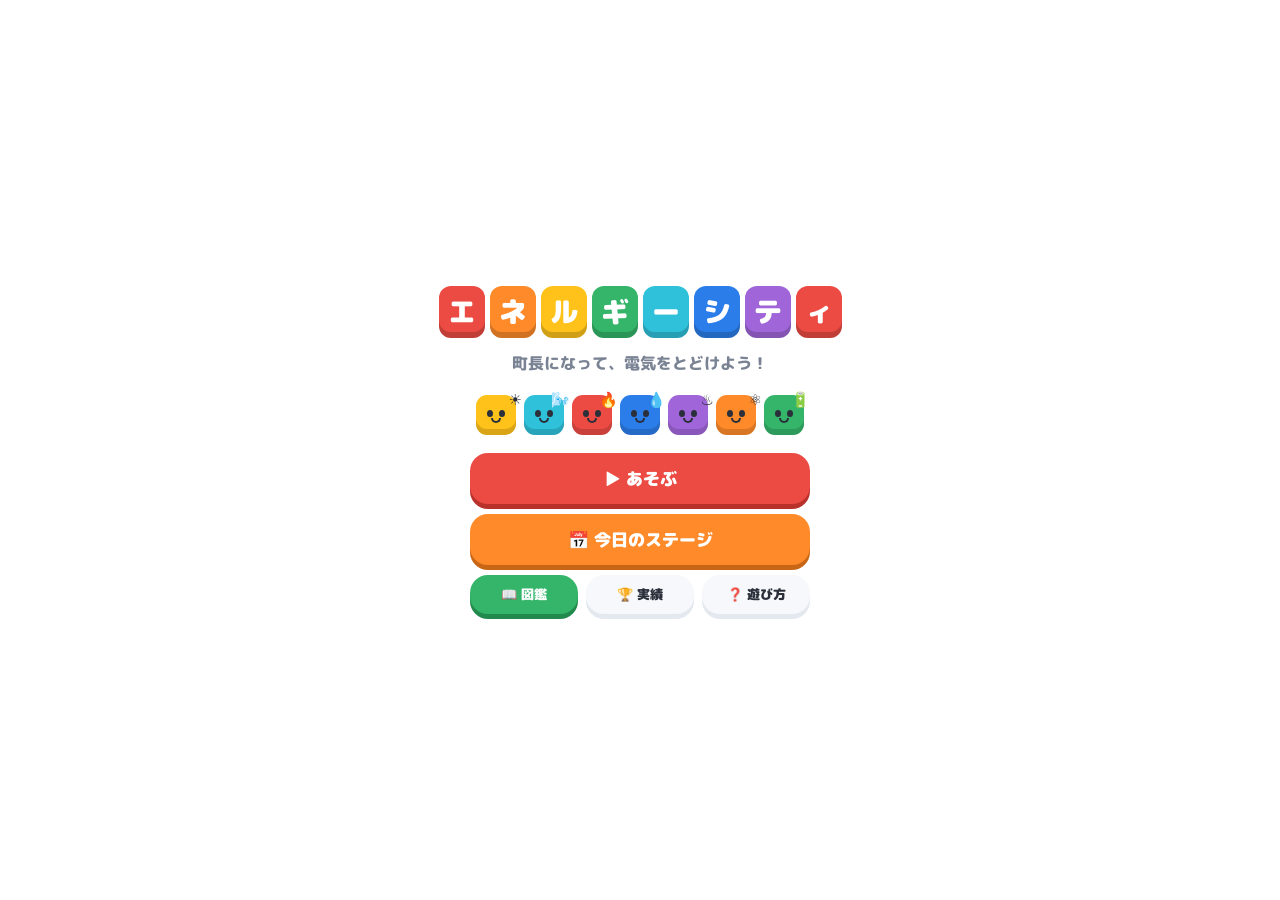
<file: _archive/game_v2/index.html>
<!doctype html>
<html lang="ja">
<head>
<meta charset="utf-8">
<meta name="viewport" content="width=device-width,initial-scale=1,maximum-scale=1,user-scalable=no">
<title>エネルギーシティ</title>
<link rel="preconnect" href="https://fonts.googleapis.com">
<link rel="preconnect" href="https://fonts.gstatic.com" crossorigin>
<link href="https://fonts.googleapis.com/css2?family=M+PLUS+Rounded+1c:wght@500;700;800;900&display=swap" rel="stylesheet">
<link rel="stylesheet" href="style.css">
</head>
<body>
<div id="app">
  <header id="hud">
    <div class="year"><b id="hYear">2026</b><small>年</small></div>
    <div class="stat" title="予算"><i>💰</i><span><small>予算</small><b id="hMoney">0</b></span></div>
    <div class="stat" title="満足度"><i>😊</i><span><small>満足度</small><b id="hSat">0</b></span></div>
    <div class="stat" title="CO₂（2025年比）"><i>🌏</i><span><small>CO₂</small><b id="hCo2">100%</b></span></div>
    <div class="stat" title="電気代（円/kWh）"><i>⚡</i><span><small>電気代</small><b id="hPrice">--</b></span></div>
    <div class="stat" title="家の数"><i>🏠</i><span><small>家</small><b id="hHouses">0</b></span></div>
    <div class="stat score" title="スコア"><i>⭐</i><span><small>スコア</small><b id="hScore">0</b></span></div>
    <button class="icon-btn" id="btnSound" aria-label="音">🔊</button>
    <button class="icon-btn" id="btnMenu" aria-label="メニュー">☰</button>
  </header>

  <main id="stage">
    <canvas id="map"></canvas>
    <div id="forecast" class="float-card"></div>
    <div id="zoom">
      <button data-z="in" aria-label="拡大">＋</button>
      <button data-z="out" aria-label="縮小">－</button>
      <button data-z="fit" aria-label="全体">⤢</button>
    </div>
    <div id="clock" hidden><span id="clockIcon">☀️</span><b id="clockTime">00:00</b></div>
    <div id="pinch" hidden></div>
    <div id="banner" hidden></div>
    <div id="toast"></div>
  </main>

  <section id="dock">
    <!-- 建設フェーズ -->
    <div id="buildDock">
      <div id="info"></div>
      <div class="dock-row">
        <div id="palette"></div>
        <button id="next" class="big-btn">▶ 夏の一日へ</button>
      </div>
    </div>
    <!-- 1日のフェーズ（柱1：その場で操作できる） -->
    <div id="dayDock" hidden>
      <div class="live">
        <canvas id="liveChart"></canvas>
        <div class="live-side">
          <div class="soc" id="socBox" hidden><span>🔋</span><div class="socbar"><i id="socFill"></i></div></div>
          <div class="speed">
            <button data-speed="1" class="on">×1</button>
            <button data-speed="2.5">×2</button>
            <button data-speed="skip">⏭</button>
          </div>
        </div>
      </div>
      <div class="actions">
        <button class="act" id="actSave"><i>📢</i><span><b>節電おねがい</b><small>3時間 使う量-15%</small></span><em id="cntSave">2</em></button>
        <button class="act" id="actBoost"><i>🔥</i><span><b>火力フルパワー</b><small>4時間 急上昇OK</small></span><em id="cntBoost">1</em></button>
        <button class="act" id="actHold"><i>🔒</i><span><b>蓄電池を温存</b><small>夕方までためておく</small></span><em id="stHold">OFF</em></button>
      </div>
    </div>
  </section>
</div>

<div id="scrim" hidden><div id="modal" role="dialog" aria-modal="true"></div></div>
<div id="title"></div>

<script src="js/balance.js"></script>
<script src="js/sim.js"></script>
<script src="js/render.js"></script>
<script src="js/game.js"></script>
</body>
</html>
</file>
<file: _archive/game_v2/style.css>
:root{
  --ink:#2A2F3A; --sub:#7A8394; --line:#E4E9F0; --bg:#F6F8FB; --card:#FFFFFF;
  --red:#EB4B43; --yellow:#FFC21A; --blue:#2B7DE9; --green:#34B56A; --cyan:#2FC1DA; --orange:#FF8A2A; --purple:#A066D9;
  --r:18px;
}
*{box-sizing:border-box;-webkit-tap-highlight-color:transparent}
[hidden]{display:none!important}
html,body{margin:0;height:100%;background:var(--bg);color:var(--ink);font-family:"M PLUS Rounded 1c",system-ui,sans-serif;overflow:hidden;overscroll-behavior:none}
button{font-family:inherit;color:inherit;cursor:pointer;border:0;background:none}
#app{display:flex;flex-direction:column;height:100dvh;height:100vh;height:100dvh}

/* ---------- HUD ---------- */
#hud{display:flex;align-items:center;gap:6px;padding:8px 10px;background:#fff;border-bottom:3px solid var(--line);overflow-x:auto;scrollbar-width:none;flex:none}
#hud::-webkit-scrollbar{display:none}
.year{background:var(--ink);color:#fff;border-radius:14px;padding:4px 12px;display:flex;align-items:baseline;gap:2px;flex:none}
.year b{font-size:22px;font-weight:900}
.year small{font-size:12px}
.stat{display:flex;align-items:center;gap:5px;background:var(--bg);border-radius:14px;padding:4px 10px 4px 6px;flex:none}
.stat i{font-style:normal;font-size:18px}
.stat span{display:flex;flex-direction:column;line-height:1.05}
.stat small{font-size:10px;color:var(--sub);font-weight:700}
.stat b{font-size:16px;font-weight:900}
.stat.score{background:#FFF5D6}
.stat.bump{animation:bump .5s}
@keyframes bump{30%{transform:scale(1.15)}}
.icon-btn{width:38px;height:38px;border-radius:12px;background:var(--bg);font-size:18px;flex:none;margin-left:auto}
.icon-btn + .icon-btn{margin-left:0}

/* ---------- 地図 ---------- */
#stage{position:relative;flex:1;min-height:0;overflow:hidden}
#map{position:absolute;inset:0;width:100%;height:100%;touch-action:none;display:block}
#zoom{position:absolute;right:10px;bottom:10px;display:flex;flex-direction:column;gap:6px}
#zoom button{width:42px;height:42px;border-radius:14px;background:#fff;font-size:20px;font-weight:900;box-shadow:0 3px 0 var(--line),0 4px 10px rgba(0,0,0,.06)}
.float-card{position:absolute;left:10px;top:10px;background:rgba(255,255,255,.95);border-radius:var(--r);padding:10px 12px;box-shadow:0 4px 0 var(--line),0 6px 16px rgba(0,0,0,.06);max-width:min(300px,calc(100% - 76px))}
#forecast h4{margin:0 0 6px;font-size:12px;color:var(--sub);font-weight:800;display:flex;align-items:center;gap:6px}
.fc{display:flex;align-items:center;gap:8px;padding:3px 0}
.fc i{font-style:normal;font-size:20px;width:26px;text-align:center}
.fc span{flex:1;font-size:13px;font-weight:800;line-height:1.2}
.fc span small{display:block;font-size:10.5px;color:var(--sub);font-weight:700}
.fc b{font-size:15px;font-weight:900;min-width:44px;text-align:right}
.fc .bar{height:5px;border-radius:3px;background:var(--line);margin-top:3px;overflow:hidden}
.fc .bar em{display:block;height:100%;background:var(--blue)}
.fc.bad b{color:var(--red)} .fc.good b{color:var(--green)}
#forecast.collapsed .fc{display:none}
#forecast h4 button{margin-left:auto;font-size:11px;color:var(--blue);font-weight:800}

#clock{position:absolute;left:50%;top:10px;transform:translateX(-50%);background:var(--ink);color:#fff;border-radius:16px;padding:6px 16px;font-size:22px;display:flex;gap:8px;align-items:center;font-weight:900;box-shadow:0 4px 0 rgba(0,0,0,.2)}
#pinch{position:absolute;left:50%;top:62px;transform:translateX(-50%);background:var(--red);color:#fff;border-radius:16px;padding:8px 16px;font-weight:900;font-size:14px;white-space:nowrap;box-shadow:0 4px 0 #b8322b;animation:shake .5s infinite alternate}
@keyframes shake{from{transform:translateX(-50%) rotate(-1.5deg)}to{transform:translateX(-50%) rotate(1.5deg)}}
#banner{position:absolute;inset:0;display:flex;align-items:center;justify-content:center;pointer-events:none}
#banner .in{background:#fff;border-radius:28px;padding:22px 30px;text-align:center;box-shadow:0 8px 0 var(--line),0 16px 40px rgba(0,0,0,.15);animation:pop .45s cubic-bezier(.2,1.6,.4,1)}
#banner .in i{font-style:normal;font-size:56px;display:block}
#banner .in b{font-size:26px;font-weight:900;display:block}
#banner .in small{font-size:14px;color:var(--sub);font-weight:700}
@keyframes pop{from{transform:scale(.5);opacity:0}}
#toast{position:absolute;left:50%;bottom:16px;transform:translateX(-50%);background:var(--ink);color:#fff;border-radius:14px;padding:9px 16px;font-weight:800;font-size:14px;opacity:0;transition:opacity .25s;pointer-events:none;max-width:90%;text-align:center}

/* ---------- ドック ---------- */
#dock{flex:none;overflow:hidden;background:#fff;border-top:3px solid var(--line);padding:8px 10px calc(8px + env(safe-area-inset-bottom))}
.dock-row{display:flex;gap:8px;align-items:stretch}
#palette{flex:1;display:flex;gap:7px;overflow-x:auto;padding:4px 2px 6px;scrollbar-width:thin}
.card{flex:none;width:76px;border-radius:16px;background:#fff;border:3px solid var(--line);padding:6px 4px 5px;display:flex;flex-direction:column;align-items:center;gap:2px;position:relative;box-shadow:0 3px 0 var(--line);transition:transform .1s}
.card:active{transform:translateY(2px)}
.card b{font-size:12px;font-weight:900}
.card small{font-size:11px;font-weight:800;color:var(--sub)}
.card.sel{border-color:var(--c);box-shadow:0 3px 0 var(--c);background:color-mix(in srgb,var(--c) 10%,#fff)}
.card.off{opacity:.45}
.card .lock{position:absolute;inset:0;border-radius:13px;background:rgba(255,255,255,.75);display:flex;align-items:center;justify-content:center;font-size:11px;font-weight:900;color:var(--sub)}
.card.tool{--c:#7A8394}
.big-btn{flex:none;border-radius:18px;background:var(--red);color:#fff;font-weight:900;font-size:16px;padding:0 18px;box-shadow:0 5px 0 #b8322b;min-width:120px;transition:transform .1s}
.big-btn:active{transform:translateY(3px);box-shadow:0 2px 0 #b8322b}
.big-btn:disabled{background:#C5CCD6;box-shadow:0 5px 0 #A9B1BD}

/* キャラアイコン（CSSで描くブロック顔） */
.chara{--c:#FFC21A;width:40px;height:40px;border-radius:11px;background:var(--c);position:relative;flex:none;box-shadow:inset 0 -6px 0 rgba(0,0,0,.15)}
.chara::before,.chara::after{content:"";position:absolute;top:38%;width:6px;height:7px;border-radius:50%;background:var(--ink)}
.chara::before{left:28%} .chara::after{right:28%}
.chara i{position:absolute;left:50%;top:58%;width:10px;height:5px;border:2.5px solid var(--ink);border-top:0;border-radius:0 0 8px 8px;transform:translateX(-50%);font-style:normal}
.chara em{position:absolute;right:-6px;top:-6px;font-style:normal;font-size:15px}
.chara.big{width:64px;height:64px;border-radius:16px}
.chara.big::before,.chara.big::after{width:9px;height:11px}
.chara.big i{width:16px;height:8px}
.chara.sm{width:28px;height:28px;border-radius:8px}
.chara.sm::before,.chara.sm::after{width:4px;height:5px}
.chara.sm i{width:7px;height:4px;border-width:2px}
.chara.sm em{display:none}
.chara.bounce{animation:bounce 1.2s infinite}
@keyframes bounce{50%{transform:translateY(-6px)}}

#info{display:none;margin-bottom:6px;background:var(--bg);border-radius:14px;padding:8px 10px;gap:10px;align-items:flex-start}
#info.show{display:flex}
#info .txt{flex:1;min-width:0;font-size:12.5px;line-height:1.5}
#info .txt h3{margin:0;font-size:15px;font-weight:900;display:flex;align-items:center;gap:6px;flex-wrap:wrap}
#info .txt h3 small{font-size:11px;color:var(--sub);font-weight:800}
#info .pill{display:inline-block;border-radius:8px;padding:0 6px;font-size:11px;font-weight:900;color:#fff;margin-right:4px}
#info .ok{background:var(--green)} #info .ng{background:var(--red)} #info .pl{background:var(--blue)}
#info .x{font-size:18px;color:var(--sub);padding:0 4px}

.live{display:flex;gap:8px;align-items:stretch}
#liveChart{flex:1 1 0;width:0;height:86px;min-width:0;background:var(--bg);border-radius:12px}
.live-side{display:flex;flex-direction:column;gap:6px;justify-content:space-between}
.speed{display:flex;gap:4px}
.speed button{width:40px;height:34px;border-radius:10px;background:var(--bg);font-weight:900;font-size:13px}
.speed button.on{background:var(--ink);color:#fff}
.soc{display:flex;align-items:center;gap:4px;font-size:14px}
.socbar{flex:1;height:14px;border-radius:7px;background:var(--line);overflow:hidden;min-width:70px}
.socbar i{display:block;height:100%;width:30%;background:var(--green);transition:width .2s}
.actions{display:flex;gap:7px;margin-top:8px}
.act{flex:1 1 0;min-width:0;display:flex;align-items:center;gap:6px;border-radius:16px;background:#fff;border:3px solid var(--line);padding:6px 8px;box-shadow:0 4px 0 var(--line);text-align:left;position:relative;transition:transform .1s}
.act:active{transform:translateY(2px)}
.act i{font-style:normal;font-size:22px}
.act span{display:flex;flex-direction:column;line-height:1.15;min-width:0}
.act b{font-size:13px;font-weight:900;white-space:nowrap}
.act small{font-size:10px;color:var(--sub);font-weight:700;white-space:nowrap;overflow:hidden;text-overflow:ellipsis}
.act em{position:absolute;right:-5px;top:-7px;background:var(--ink);color:#fff;font-style:normal;font-size:11px;font-weight:900;border-radius:9px;padding:1px 6px}
.act:disabled{opacity:.4}
.act.on{border-color:var(--green);background:#EAF8EF}
.act.hot{border-color:var(--red);animation:glow .6s infinite alternate}
@keyframes glow{to{box-shadow:0 4px 0 var(--red),0 0 0 4px rgba(235,75,67,.25)}}

/* ---------- モーダル ---------- */
#scrim{position:fixed;inset:0;background:rgba(30,36,50,.45);display:flex;align-items:center;justify-content:center;padding:12px;z-index:20}
#scrim[hidden]{display:none}
#modal{background:#fff;border-radius:26px;width:min(560px,100%);max-height:100%;overflow-y:auto;padding:18px 18px 16px;box-shadow:0 10px 0 rgba(0,0,0,.08);animation:pop .3s cubic-bezier(.2,1.4,.4,1)}
#modal h2{margin:0 0 4px;font-size:21px;font-weight:900}
#modal .lead{margin:0 0 10px;color:var(--sub);font-weight:700;font-size:13px}
.ev-head{display:flex;align-items:center;gap:10px;margin-bottom:8px}
.ev-head i{font-style:normal;font-size:36px}
.verdict{border-radius:16px;padding:10px 14px;font-weight:900;font-size:18px;display:flex;align-items:center;gap:8px;margin:6px 0 10px}
.verdict.ok{background:#EAF8EF;color:#1E8A4C} .verdict.ng{background:#FDECEB;color:#C2322B}
.chartbox{background:var(--bg);border-radius:14px;padding:8px}
.chartbox canvas{width:100%;height:150px;display:block}
.legend{display:flex;flex-wrap:wrap;gap:4px 10px;font-size:11px;font-weight:800;color:var(--sub);margin-top:6px}
.legend span{display:flex;align-items:center;gap:4px}
.legend i{width:10px;height:10px;border-radius:3px;display:inline-block}
.notes{display:flex;flex-direction:column;gap:6px;margin:10px 0}
.note{border-radius:12px;padding:8px 12px;font-size:13.5px;font-weight:700;line-height:1.55;border-left:6px solid}
.note.bad{background:#FDECEB;border-color:var(--red)}
.note.warn{background:#FFF6DB;border-color:var(--yellow)}
.note.good{background:#EAF8EF;border-color:var(--green)}
.note.info{background:#EAF2FD;border-color:var(--blue)}
.mvp{display:flex;align-items:center;gap:10px;background:var(--bg);border-radius:14px;padding:8px 12px;margin:8px 0}
.mvp p{margin:0;font-size:13px;font-weight:700;line-height:1.5}
.mvp p b{font-weight:900}
.combos{display:flex;flex-wrap:wrap;gap:6px;margin:6px 0}
.combo{background:linear-gradient(135deg,#FFF5D6,#FFE9B0);border-radius:12px;padding:5px 10px;font-size:12.5px;font-weight:900;animation:pop .5s cubic-bezier(.2,1.6,.4,1) both}
.combo small{display:block;font-weight:700;font-size:10.5px;color:#8a6d1f}
.nums{display:grid;grid-template-columns:repeat(4,1fr);gap:6px;margin:8px 0}
.nums div{background:var(--bg);border-radius:12px;padding:6px 4px;text-align:center}
.nums b{display:block;font-size:10.5px;color:var(--sub);font-weight:800}
.nums em{font-style:normal;font-size:17px;font-weight:900}
.nums .up{color:var(--red)} .nums .down{color:var(--green)}
.pts{font-size:15px;font-weight:900;text-align:center;margin:6px 0;color:#B8860B}
.btn{display:block;width:100%;border-radius:18px;background:var(--blue);color:#fff;font-weight:900;font-size:17px;padding:13px;box-shadow:0 5px 0 #1d5fb8;margin-top:10px}
.btn:active{transform:translateY(3px);box-shadow:0 2px 0 #1d5fb8}
.btn.red{background:var(--red);box-shadow:0 5px 0 #b8322b}
.btn.green{background:var(--green);box-shadow:0 5px 0 #238a4e}
.btn.ghost{background:var(--bg);color:var(--ink);box-shadow:0 5px 0 var(--line)}
.btn-row{display:flex;gap:8px}
.btn-row .btn{flex:1}
.rank{font-size:96px;font-weight:900;text-align:center;line-height:1;margin:6px 0;text-shadow:0 6px 0 rgba(0,0,0,.08);animation:pop .7s cubic-bezier(.2,1.8,.4,1)}
.mixbars{display:flex;flex-direction:column;gap:8px;margin:8px 0}
.mixbar small{font-size:11px;font-weight:800;color:var(--sub)}
.mixbar .b{display:flex;height:18px;border-radius:9px;overflow:hidden;background:var(--line)}
.mixbar .b i{display:block;height:100%}
.ach-list{display:grid;grid-template-columns:repeat(auto-fill,minmax(150px,1fr));gap:6px;margin:8px 0}
.ach{display:flex;gap:8px;align-items:center;background:var(--bg);border-radius:12px;padding:7px 9px}
.ach i{font-style:normal;font-size:22px}
.ach b{font-size:12.5px;font-weight:900;display:block}
.ach small{font-size:10.5px;color:var(--sub);font-weight:700;line-height:1.3;display:block}
.ach.no{opacity:.4;filter:grayscale(1)}
.ach.new{background:#FFF5D6;animation:pop .6s cubic-bezier(.2,1.6,.4,1) both}
.zukan{display:flex;flex-direction:column;gap:8px}
.zk{display:flex;gap:12px;background:var(--bg);border-radius:16px;padding:10px 12px;align-items:flex-start}
.zk h3{margin:0;font-size:16px;font-weight:900}
.zk h3 small{font-size:12px;color:var(--sub);margin-left:4px}
.zk p{margin:3px 0 0;font-size:12.5px;line-height:1.55;font-weight:700}
.zk .stats{display:flex;flex-wrap:wrap;gap:4px;margin-top:5px}
.zk .stats span{background:#fff;border-radius:8px;padding:1px 7px;font-size:11px;font-weight:800}
.zk .fact{color:#1d5fb8}
.howto{padding-left:1.2em;margin:6px 0;font-size:14px;font-weight:700;line-height:1.7}
.radar{display:block;margin:0 auto;width:220px;height:200px}
.share{background:var(--bg);border-radius:12px;padding:8px 12px;font-size:12.5px;font-weight:800;white-space:pre-wrap;user-select:all}

/* ---------- タイトル ---------- */
#title{position:fixed;inset:0;z-index:15;background:#fff;display:flex;flex-direction:column;align-items:center;justify-content:center;padding:20px;overflow-y:auto;gap:12px}
#title[hidden]{display:none}
.logo{display:flex;flex-wrap:wrap;justify-content:center;gap:5px;margin-bottom:2px}
.logo span{width:46px;height:52px;border-radius:12px;color:#fff;font-size:28px;font-weight:900;display:flex;align-items:center;justify-content:center;box-shadow:inset 0 -6px 0 rgba(0,0,0,.18);animation:drop .6s cubic-bezier(.2,1.6,.4,1) both}
@keyframes drop{from{transform:translateY(-40px);opacity:0}}
.tagline{font-weight:800;color:var(--sub);margin:0;text-align:center}
.lineup{display:flex;gap:8px;margin:8px 0 6px;flex-wrap:wrap;justify-content:center}
.menu{display:flex;flex-direction:column;gap:10px;width:min(340px,100%)}
.menu .btn{margin:0}
.menu-sub{display:grid;grid-template-columns:repeat(3,1fr);gap:8px}
.menu-sub .btn{font-size:13px;padding:10px 4px}
.stages{display:flex;flex-direction:column;gap:8px}
.stg{display:flex;gap:12px;align-items:center;border-radius:18px;border:3px solid var(--line);padding:10px 12px;text-align:left;box-shadow:0 4px 0 var(--line);background:#fff;width:100%}
.stg:active{transform:translateY(2px)}
.stg .ic{width:52px;height:52px;border-radius:14px;display:flex;align-items:center;justify-content:center;font-size:28px;flex:none;box-shadow:inset 0 -5px 0 rgba(0,0,0,.15)}
.stg h3{margin:0;font-size:16px;font-weight:900}
.stg p{margin:2px 0 0;font-size:12px;color:var(--sub);font-weight:700}
.stg .best{margin-left:auto;font-weight:900;font-size:22px;color:var(--yellow);flex:none}
.daily-tag{display:inline-block;background:var(--orange);color:#fff;border-radius:8px;padding:1px 8px;font-size:11px;font-weight:900}

@media (max-width:560px){
  .stat{padding:3px 8px 3px 5px}
  .stat i{font-size:15px}
  .stat b{font-size:14px}
  .year b{font-size:19px}
  .big-btn{min-width:92px;font-size:14px;padding:0 10px}
  .card{width:66px}
  .act small{display:none}
  .act{padding:6px 6px;gap:4px}
  .act i{font-size:18px}
  .soc{display:none!important}
  .speed button{width:34px}
  .act b{font-size:12px;white-space:normal}
  .nums{grid-template-columns:repeat(2,1fr)}
  #liveChart{height:70px}
}
@media (min-width:900px){
  #dock{padding-left:16px;padding-right:16px}
  .card{width:84px}
}
</file>
